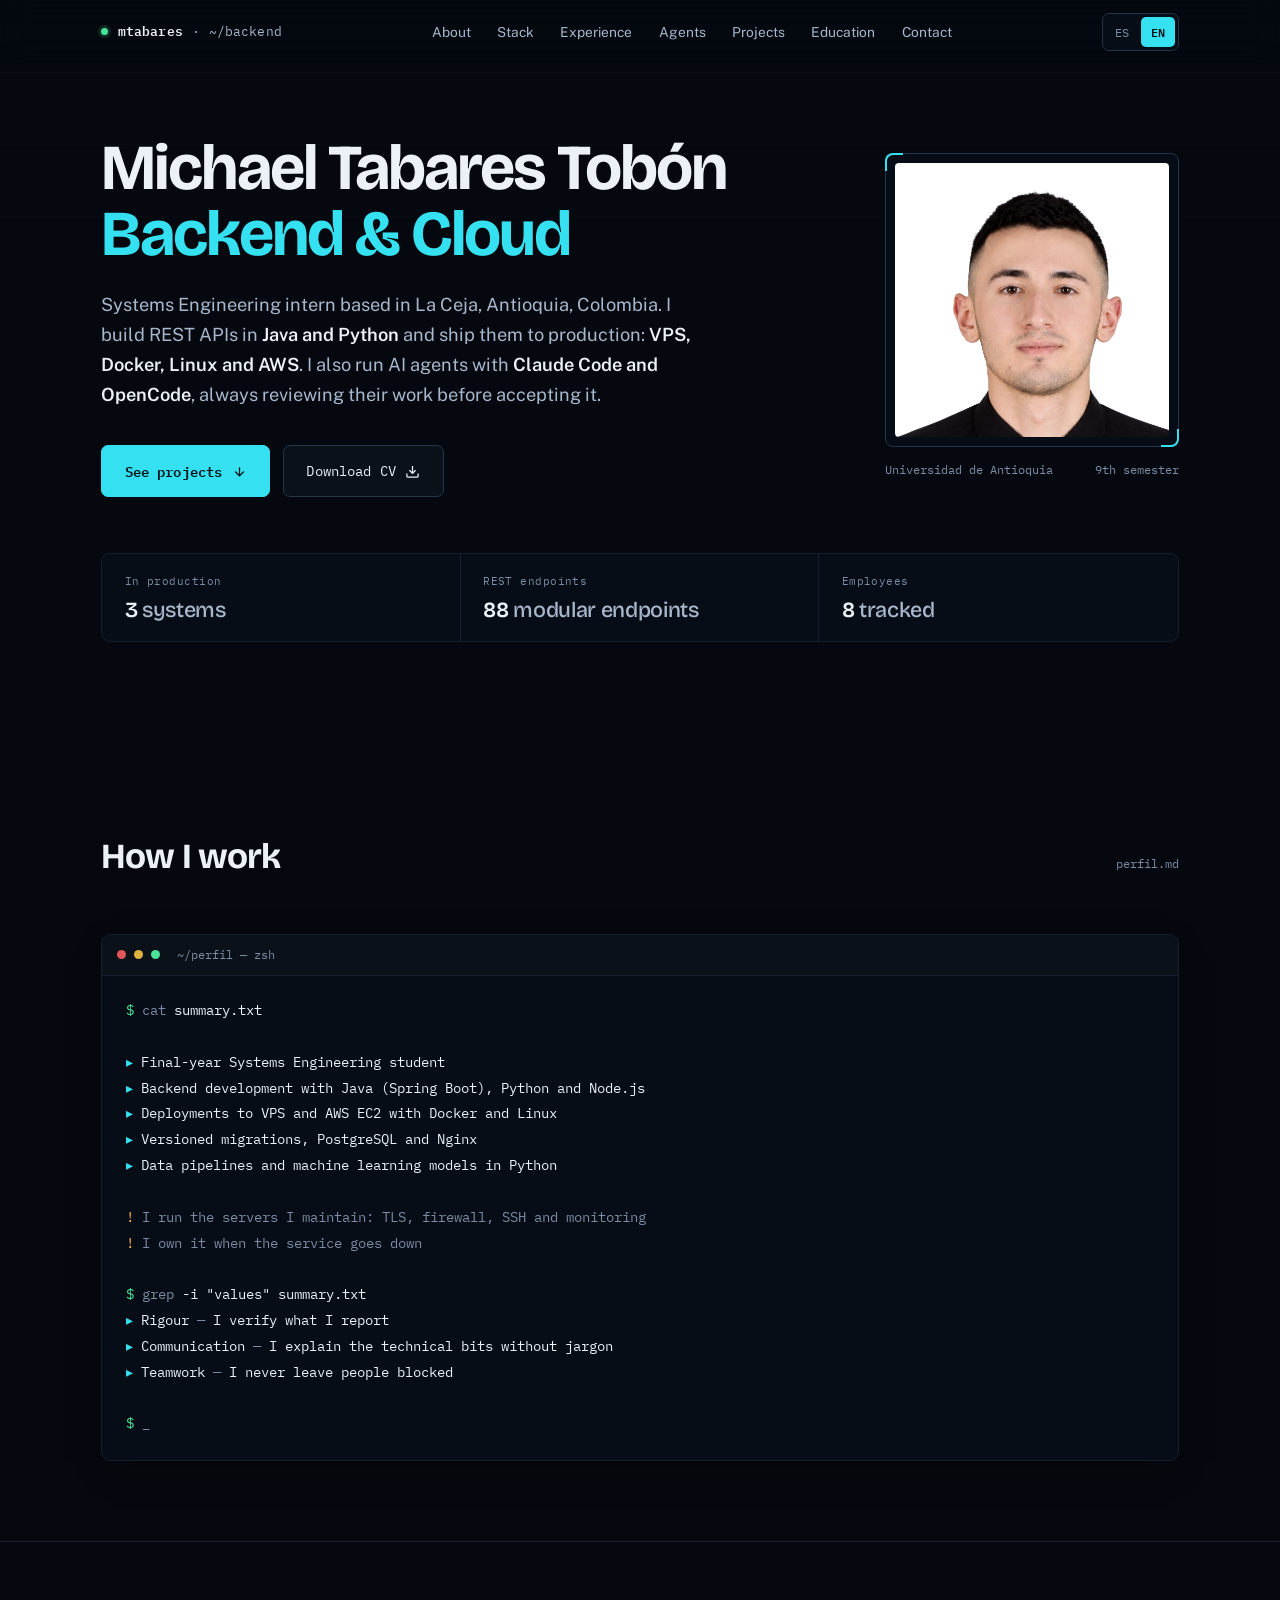
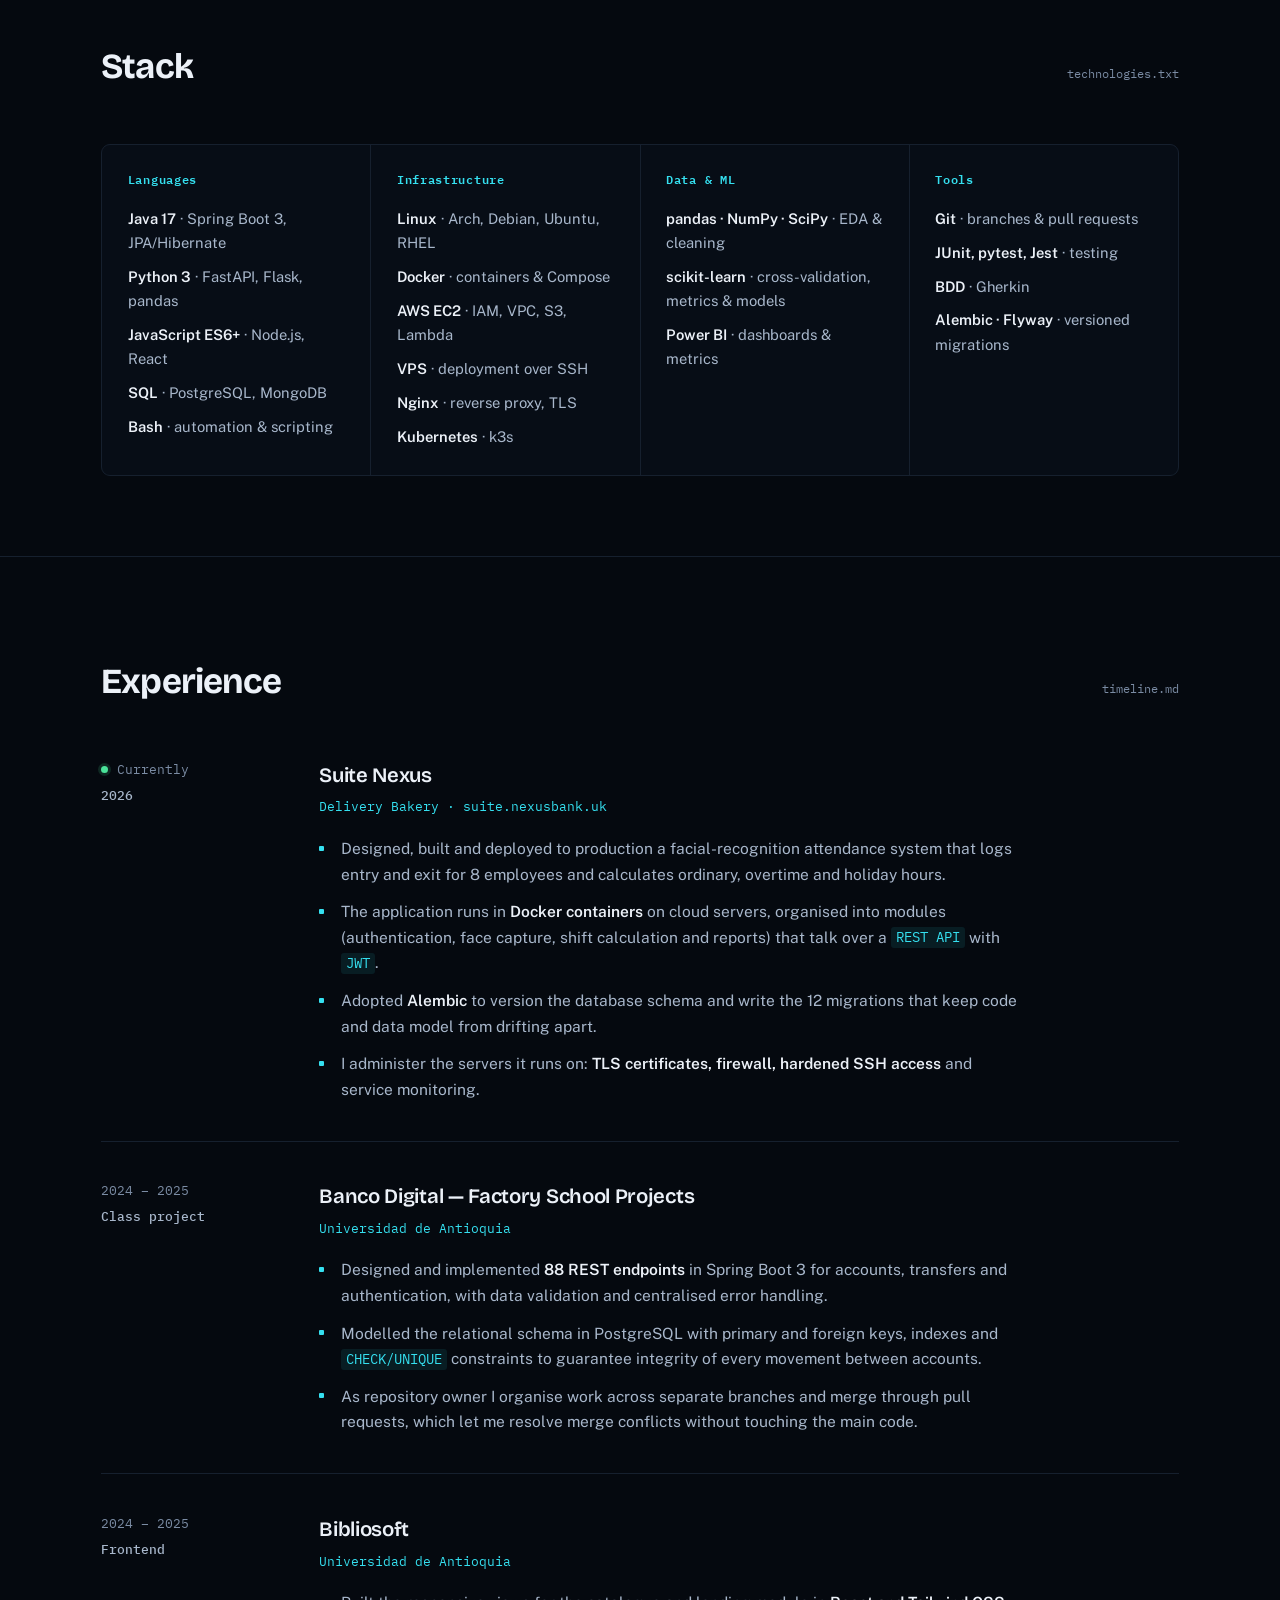
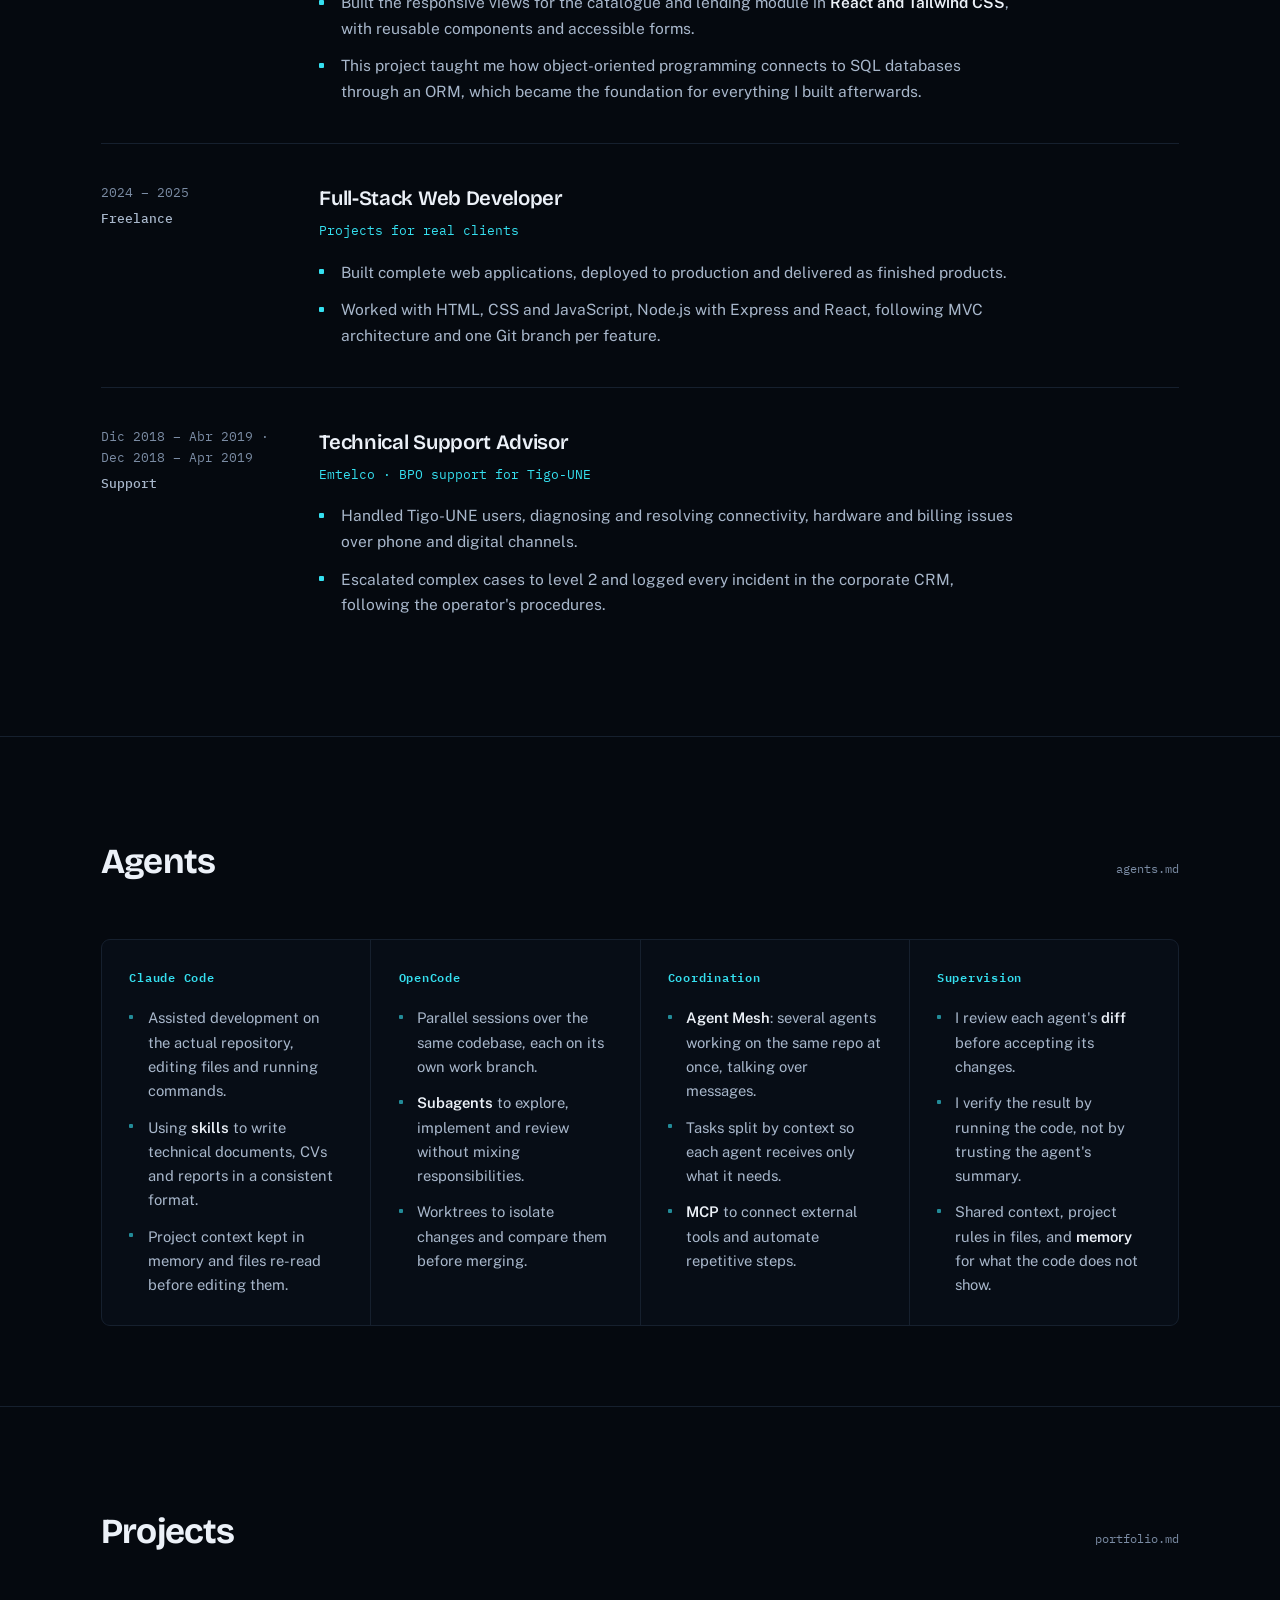
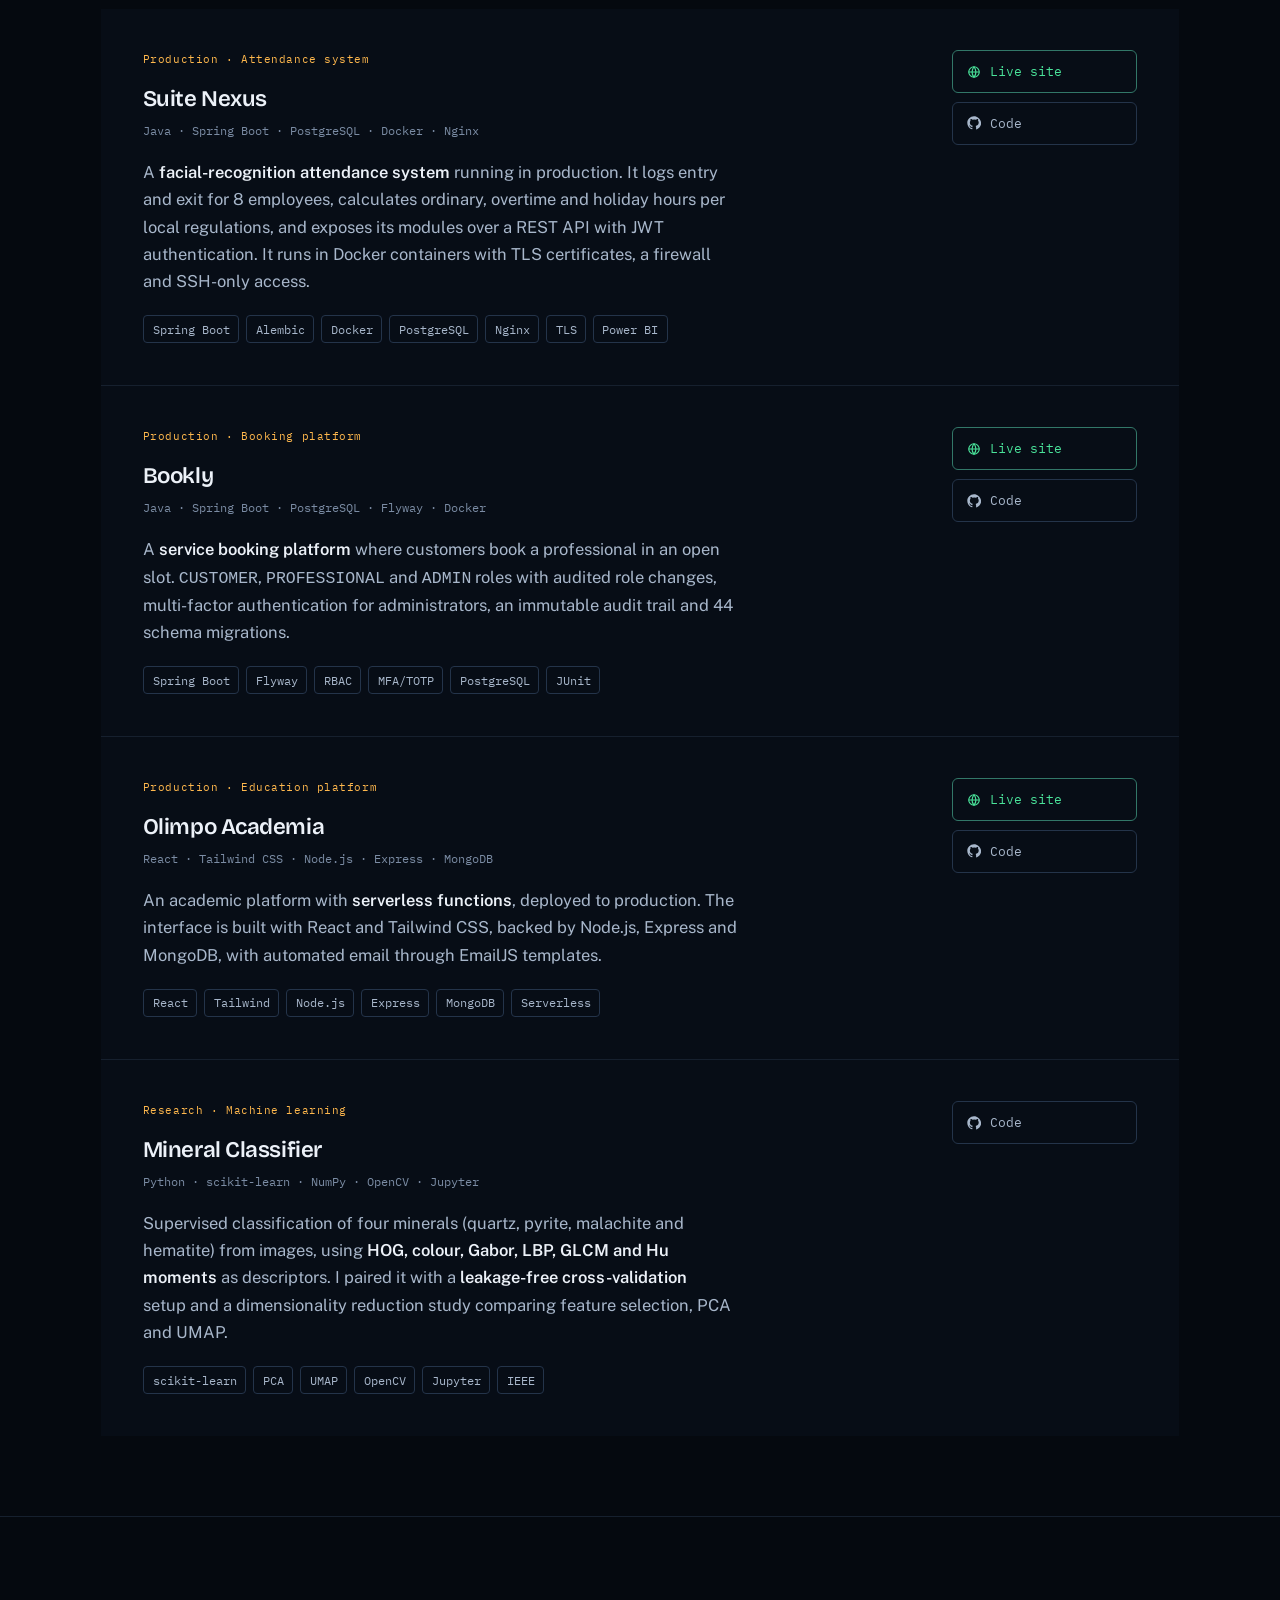
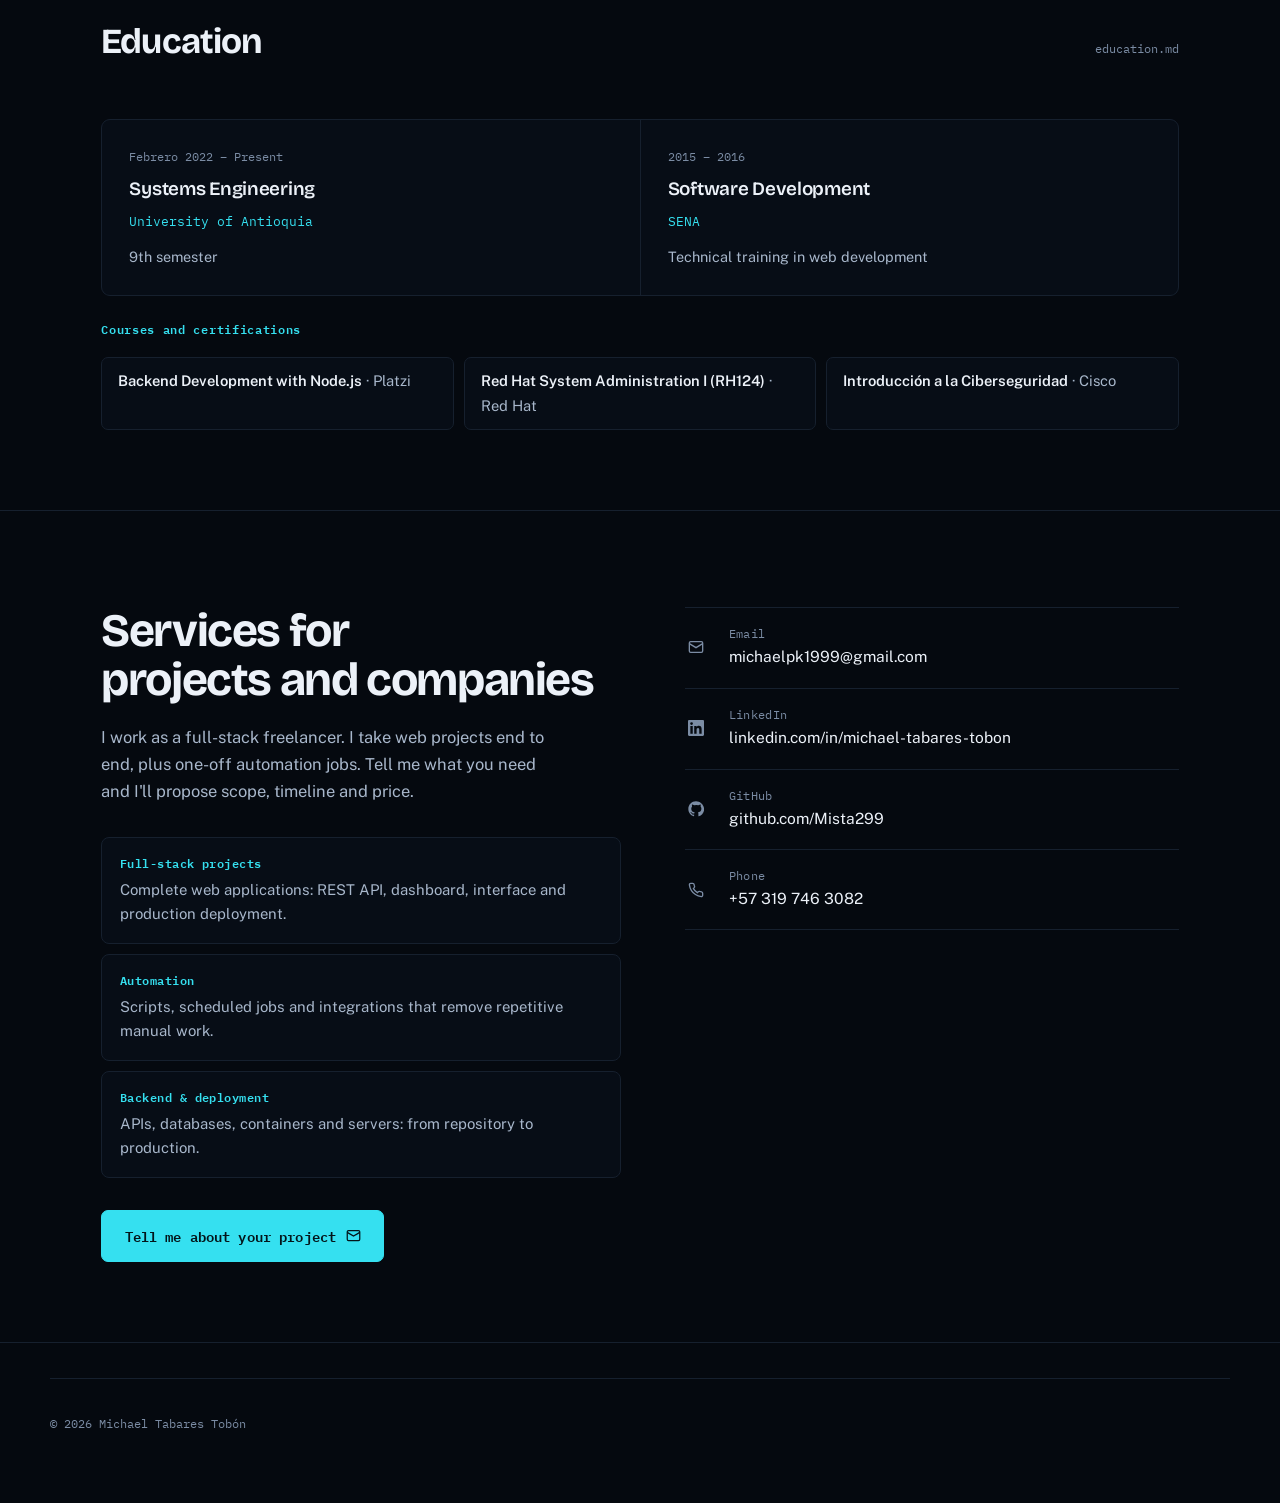
<file: index.html>
<!DOCTYPE html>
<html lang="es">
<head>
<meta charset="UTF-8">
<meta name="viewport" content="width=device-width, initial-scale=1">
<title>Michael Tabares Tobón — Backend &amp; Cloud</title>
<meta name="theme-color" content="#070C16">
<meta name="color-scheme" content="dark">
<meta name="description" content="Practicante de Ingeniería de Sistemas. Backend en Java y Python, despliegue en VPS y cloud, Docker y Linux.">
<meta property="og:title" content="Michael Tabares Tobón — Backend &amp; Cloud">
<meta property="og:description" content="Backend en Java y Python, despliegue en VPS y cloud, Docker y Linux.">
<meta property="og:image" content="assets/michael.jpg">
<meta property="og:type" content="profile">
<link rel="icon" href="data:image/svg+xml,%3Csvg xmlns='http://www.w3.org/2000/svg' viewBox='0 0 32 32'%3E%3Crect width='32' height='32' fill='%23070C16'/%3E%3Ctext x='16' y='23' font-family='monospace' font-size='19' fill='%232DD4E8' text-anchor='middle'%3EM%3C/text%3E%3C/svg%3E">

<link rel="preconnect" href="https://fonts.googleapis.com">
<link rel="preconnect" href="https://fonts.gstatic.com" crossorigin>
<link href="https://fonts.googleapis.com/css2?family=Bricolage+Grotesque:opsz,wght@12..96,400;12..96,500;12..96,600;12..96,700;12..96,800&family=IBM+Plex+Mono:wght@400;500;600&family=Public+Sans:wght@400;500;600;700&display=swap" rel="stylesheet">

<script>document.documentElement.classList.add("js")</script>
<link rel="stylesheet" href="assets/css/main.css">
</head>
<body>
<a class="skip" href="#contenido">Saltar al contenido</a>
<div class="progress" aria-hidden="true"></div>

<!-- ══════════════════════════════════════════════════════════
     NAV
     ══════════════════════════════════════════════════════════ -->
<header class="nav">
  <div class="wrap nav__in">
    <a class="brand" href="#inicio"><i aria-hidden="true"></i> <b>mtabares</b> · ~/backend</a>
    <nav aria-label="Secciones">
      <ul class="nav__links">
        <li><a href="#perfil"><span class="lang-es">Perfil</span><span class="lang-en">About</span></a></li>
        <li><a href="#stack"><span class="lang-es">Stack</span><span class="lang-en">Stack</span></a></li>
        <li><a href="#experiencia"><span class="lang-es">Experiencia</span><span class="lang-en">Experience</span></a></li>
        <li><a href="#agentes"><span class="lang-es">Agentes</span><span class="lang-en">Agents</span></a></li>
        <li><a href="#proyectos"><span class="lang-es">Proyectos</span><span class="lang-en">Projects</span></a></li>
        <li><a href="#educacion"><span class="lang-es">Educación</span><span class="lang-en">Education</span></a></li>
        <li><a href="#contacto"><span class="lang-es">Contacto</span><span class="lang-en">Contact</span></a></li>
      </ul>
    </nav>

    <div class="lang-switch" role="group" aria-label="Idioma / Language">
      <button type="button" data-lang="es" aria-pressed="true">ES</button>
      <button type="button" data-lang="en" aria-pressed="false">EN</button>
    </div>
  </div>
</header>

<main id="contenido">

<!-- ══════════════════════════════════════════════════════════
     HERO
     ══════════════════════════════════════════════════════════ -->
<section class="hero" id="inicio">
  <div class="wrap">
    <div class="hero__grid">

      <div>
        <h1>
          <span class="ln">Michael Tabares Tobón</span>
          <span class="ln ln--accent lang-es">Backend y Cloud</span>
          <span class="ln ln--accent lang-en">Backend &amp; Cloud</span>
        </h1>

        <p class="hero__lead">
          <span class="lang-es">Practicante de Ingeniería de Sistemas en La Ceja, Antioquia. Construyo APIs REST en <strong>Java y Python</strong> y las llevo hasta producción: <strong>VPS, Docker, Linux y AWS</strong>. Ahora también dirijo agentes de IA con <strong>Claude Code y OpenCode</strong>, revisando siempre su trabajo antes de aceptarlo.</span>
          <span class="lang-en">Systems Engineering intern based in La Ceja, Antioquia, Colombia. I build REST APIs in <strong>Java and Python</strong> and ship them to production: <strong>VPS, Docker, Linux and AWS</strong>. I also run AI agents with <strong>Claude Code and OpenCode</strong>, always reviewing their work before accepting it.</span>
        </p>

        <div class="cta">
          <a class="btn btn--primary" href="#proyectos">
            <span class="lang-es">Ver proyectos</span><span class="lang-en">See projects</span>
            <svg viewBox="0 0 24 24" fill="none" stroke="currentColor" stroke-width="2" aria-hidden="true"><path d="M12 5v14M19 12l-7 7-7-7"/></svg>
          </a>
          <a class="btn" href="CV_Michael_Tabares_Tobon_v12_backend.pdf" download
             data-cv-es="CV_Michael_Tabares_Tobon_v12_backend.pdf"
             data-cv-en="CV_Michael_Tabares_Tobon_EN.pdf">
            <span class="lang-es">Descargar CV</span><span class="lang-en">Download CV</span>
            <svg viewBox="0 0 24 24" fill="none" stroke="currentColor" stroke-width="2" aria-hidden="true"><path d="M21 15v4a2 2 0 0 1-2 2H5a2 2 0 0 1-2-2v-4M7 10l5 5 5-5M12 15V3"/></svg>
          </a>
        </div>
      </div>

      <div class="portrait">
        <div class="portrait__frame">
          <img src="assets/michael.jpg"
               alt="Retrato de Michael Tabares Tobón"
               width="1067" height="1067">
        </div>
        <div class="portrait__meta">
          <span>Universidad de Antioquia</span>
          <span><span class="lang-es">9.º semestre</span><span class="lang-en">9th semester</span></span>
        </div>
      </div>

    </div>

    <dl class="metrics">
      <div class="metric">
        <dt><span class="lang-es">En producción</span><span class="lang-en">In production</span></dt>
        <dd>3 <span class="lang-es">sistemas</span><span class="lang-en">systems</span></dd>
      </div>
      <div class="metric">
        <dt><span class="lang-es">Endpoints REST</span><span class="lang-en">REST endpoints</span></dt>
        <dd>88 <span class="lang-es">modulares</span><span class="lang-en">modular endpoints</span></dd>
      </div>
      <div class="metric">
        <dt><span class="lang-es">Empleados</span><span class="lang-en">Employees</span></dt>
        <dd>8 <span class="lang-es">en seguimiento</span><span class="lang-en">tracked</span></dd>
      </div>
    </dl>
  </div>
</section>

<!-- ══════════════════════════════════════════════════════════
     PERFIL
     ══════════════════════════════════════════════════════════ -->
<section class="section" id="perfil">
  <div class="wrap">
    <div class="section__head">
      <h2><span class="lang-es">Cómo trabajo</span><span class="lang-en">How I work</span></h2>
      <p>perfil.md</p>
    </div>

    <div class="console">
      <div class="console__bar" aria-hidden="true">
        <i></i><i></i><i></i>
        <span>~/perfil — zsh</span>
      </div>
      <div class="console__body">

        <div class="lang-es">
          <div><span class="p">$</span> <span class="c">cat</span> <span class="v">resumen.txt</span></div>
          <div>&nbsp;</div>
          <div><span class="k">▸</span> <span class="v">Estudiante de último año de Ingeniería de Sistemas</span></div>
          <div><span class="k">▸</span> <span class="v">Desarrollo backend con Java (Spring Boot), Python y Node.js</span></div>
          <div><span class="k">▸</span> <span class="v">Despliegues en VPS y AWS EC2 con Docker y Linux</span></div>
          <div><span class="k">▸</span> <span class="v">Migraciones versionadas, PostgreSQL y Nginx</span></div>
          <div><span class="k">▸</span> <span class="v">Pipelines de datos y modelos de machine learning en Python</span></div>
          <div>&nbsp;</div>
          <div><span class="g">!</span> <span class="c">Administro los servidores que mantengo: TLS, firewall, SSH y monitoreo</span></div>
          <div><span class="g">!</span> <span class="c">Me responsabilizo de que el servicio no se caiga</span></div>
          <div>&nbsp;</div>
          <div><span class="p">$</span> <span class="c">grep</span> <span class="v">-i "valores" perfil.txt</span></div>
          <div><span class="k">▸</span> <span class="v">Rigor</span> <span class="c">—</span> <span class="v">verifico lo que reporto</span></div>
          <div><span class="k">▸</span> <span class="v">Comunicación</span> <span class="c">—</span> <span class="v">explico lo técnico sin jerga</span></div>
          <div><span class="k">▸</span> <span class="v">Equipo</span> <span class="c">—</span> <span class="v">no dejo bloqueada a la gente</span></div>
          <div>&nbsp;</div>
          <div><span class="p">$</span> <span class="c">_</span></div>
        </div>

        <div class="lang-en">
          <div><span class="p">$</span> <span class="c">cat</span> <span class="v">summary.txt</span></div>
          <div>&nbsp;</div>
          <div><span class="k">▸</span> <span class="v">Final-year Systems Engineering student</span></div>
          <div><span class="k">▸</span> <span class="v">Backend development with Java (Spring Boot), Python and Node.js</span></div>
          <div><span class="k">▸</span> <span class="v">Deployments to VPS and AWS EC2 with Docker and Linux</span></div>
          <div><span class="k">▸</span> <span class="v">Versioned migrations, PostgreSQL and Nginx</span></div>
          <div><span class="k">▸</span> <span class="v">Data pipelines and machine learning models in Python</span></div>
          <div>&nbsp;</div>
          <div><span class="g">!</span> <span class="c">I run the servers I maintain: TLS, firewall, SSH and monitoring</span></div>
          <div><span class="g">!</span> <span class="c">I own it when the service goes down</span></div>
          <div>&nbsp;</div>
          <div><span class="p">$</span> <span class="c">grep</span> <span class="v">-i "values" summary.txt</span></div>
          <div><span class="k">▸</span> <span class="v">Rigour</span> <span class="c">—</span> <span class="v">I verify what I report</span></div>
          <div><span class="k">▸</span> <span class="v">Communication</span> <span class="c">—</span> <span class="v">I explain the technical bits without jargon</span></div>
          <div><span class="k">▸</span> <span class="v">Teamwork</span> <span class="c">—</span> <span class="v">I never leave people blocked</span></div>
          <div>&nbsp;</div>
          <div><span class="p">$</span> <span class="c">_</span></div>
        </div>

      </div>
    </div>
  </div>
</section>

<!-- ══════════════════════════════════════════════════════════
     STACK
     ══════════════════════════════════════════════════════════ -->
<section class="section" id="stack">
  <div class="wrap">
    <div class="section__head">
      <h2>Stack</h2>
      <p>technologies.txt</p>
    </div>

    <div class="stack-grid">
      <div class="stack-col">
        <h3><span class="lang-es">Lenguajes</span><span class="lang-en">Languages</span></h3>
        <ul>
          <li><b>Java 17</b> · Spring Boot 3, JPA/Hibernate</li>
          <li><b>Python 3</b> · FastAPI, Flask, pandas</li>
          <li><b>JavaScript ES6+</b> · Node.js, React</li>
          <li><b>SQL</b> · PostgreSQL, MongoDB</li>
          <li><b>Bash</b> · <span class="lang-es">automatización y scripts</span><span class="lang-en">automation &amp; scripting</span></li>
        </ul>
      </div>
      <div class="stack-col">
        <h3><span class="lang-es">Infraestructura</span><span class="lang-en">Infrastructure</span></h3>
        <ul>
          <li><b>Linux</b> · Arch, Debian, Ubuntu, RHEL</li>
          <li><b>Docker</b> · <span class="lang-es">contenedores y Compose</span><span class="lang-en">containers &amp; Compose</span></li>
          <li><b>AWS EC2</b> · IAM, VPC, S3, Lambda</li>
          <li><b>VPS</b> · <span class="lang-es">despliegue con SSH</span><span class="lang-en">deployment over SSH</span></li>
          <li><b>Nginx</b> · reverse proxy, TLS</li>
          <li><b>Kubernetes</b> · k3s</li>
        </ul>
      </div>
      <div class="stack-col">
        <h3><span class="lang-es">Datos &amp; ML</span><span class="lang-en">Data &amp; ML</span></h3>
        <ul>
          <li><b>pandas · NumPy · SciPy</b> · <span class="lang-es">EDA y limpieza</span><span class="lang-en">EDA &amp; cleaning</span></li>
          <li><b>scikit-learn</b> · <span class="lang-es">validación cruzada, métricas y modelos</span><span class="lang-en">cross-validation, metrics &amp; models</span></li>
          <li><b>Power BI</b> · <span class="lang-es">tableros e indicadores</span><span class="lang-en">dashboards &amp; metrics</span></li>
        </ul>
      </div>
      <div class="stack-col">
        <h3><span class="lang-es">Herramientas</span><span class="lang-en">Tools</span></h3>
        <ul>
          <li><b>Git</b> · <span class="lang-es">ramas y pull requests</span><span class="lang-en">branches &amp; pull requests</span></li>
          <li><b>JUnit, pytest, Jest</b> · <span class="lang-es">pruebas</span><span class="lang-en">testing</span></li>
          <li><b>BDD</b> · Gherkin</li>
          <li><b>Alembic · Flyway</b> · <span class="lang-es">migraciones versionadas</span><span class="lang-en">versioned migrations</span></li>
        </ul>
      </div>
    </div>
  </div>
</section>

<!-- ══════════════════════════════════════════════════════════
     EXPERIENCIA
     ══════════════════════════════════════════════════════════ -->
<section class="section" id="experiencia">
  <div class="wrap">
    <div class="section__head">
      <h2><span class="lang-es">Experiencia</span><span class="lang-en">Experience</span></h2>
      <p>timeline.md</p>
    </div>

    <div class="timeline">
      <article class="tl">
        <div class="tl__when"><span class="lang-es">Actualmente</span><span class="lang-en">Currently</span><b>2026</b></div>
        <div class="tl__body">
          <h3>Suite Nexus</h3>
          <p class="where">Delivery Bakery · suite.nexusbank.uk</p>
          <ul>
            <li class="lang-es">Diseñé, implementé y desplegué en producción un sistema de asistencia por <strong>reconocimiento facial</strong> que registra la entrada y salida de 8 empleados y calcula horas ordinarias, extras y festivas.</li>
            <li class="lang-es">La aplicación se ejecuta en <strong>contenedores Docker</strong> sobre servidores en la nube, organizada en módulos (autenticación, registro facial, cálculo de jornadas y reportes) que se comunican por <code>API REST</code> con <code>JWT</code>.</li>
            <li class="lang-es">Adopté <strong>Alembic</strong> para versionar el esquema de la base de datos y escribir las 12 migraciones que evitan que el código se desincronice del modelo de datos.</li>
            <li class="lang-es">Administro los servidores donde corre la aplicación: <strong>certificados TLS, firewall, acceso SSH seguro</strong> y monitoreo del servicio.</li>

            <li class="lang-en">Designed, built and deployed to production a facial-recognition attendance system that logs entry and exit for 8 employees and calculates ordinary, overtime and holiday hours.</li>
            <li class="lang-en">The application runs in <strong>Docker containers</strong> on cloud servers, organised into modules (authentication, face capture, shift calculation and reports) that talk over a <code>REST API</code> with <code>JWT</code>.</li>
            <li class="lang-en">Adopted <strong>Alembic</strong> to version the database schema and write the 12 migrations that keep code and data model from drifting apart.</li>
            <li class="lang-en">I administer the servers it runs on: <strong>TLS certificates, firewall, hardened SSH access</strong> and service monitoring.</li>
          </ul>
        </div>
      </article>

      <article class="tl">
        <div class="tl__when">2024 – 2025<b><span class="lang-es">Proyecto de aula</span><span class="lang-en">Class project</span></b></div>
        <div class="tl__body">
          <h3><span class="lang-es">Banco Digital — Proyectos de Fábrica Escuela</span><span class="lang-en">Banco Digital — Factory School Projects</span></h3>
          <p class="where">Universidad de Antioquia</p>
          <ul>
            <li class="lang-es">Diseñé e implementé <strong>88 endpoints REST</strong> en Spring Boot 3 para cuentas, transferencias y autenticación, con validación de datos y manejo centralizado de errores.</li>
            <li class="lang-es">Modelé el esquema relacional en PostgreSQL con llaves primarias y foráneas, índices y restricciones <code>CHECK/UNIQUE</code> para garantizar la integridad de los movimientos entre cuentas.</li>
            <li class="lang-es">Como responsable del repositorio organizo el trabajo en ramas separadas que integro mediante pull requests, lo que me permitió resolver conflictos de merge sin afectar el código principal.</li>

            <li class="lang-en">Designed and implemented <strong>88 REST endpoints</strong> in Spring Boot 3 for accounts, transfers and authentication, with data validation and centralised error handling.</li>
            <li class="lang-en">Modelled the relational schema in PostgreSQL with primary and foreign keys, indexes and <code>CHECK/UNIQUE</code> constraints to guarantee integrity of every movement between accounts.</li>
            <li class="lang-en">As repository owner I organise work across separate branches and merge through pull requests, which let me resolve merge conflicts without touching the main code.</li>
          </ul>
        </div>
      </article>

      <article class="tl">
        <div class="tl__when">2024 – 2025<b>Frontend</b></div>
        <div class="tl__body">
          <h3>Bibliosoft</h3>
          <p class="where">Universidad de Antioquia</p>
          <ul>
            <li class="lang-es">Desarrollé las vistas responsivas del módulo de catálogo y préstamos en <strong>React y Tailwind CSS</strong>, con componentes reutilizables y formularios accesibles.</li>
            <li class="lang-es">Este proyecto me enseñó a conectar la programación orientada a objetos con las bases de datos SQL mediante un ORM, que es la base de los proyectos que desarrollé después.</li>

            <li class="lang-en">Built the responsive views for the catalogue and lending module in <strong>React and Tailwind CSS</strong>, with reusable components and accessible forms.</li>
            <li class="lang-en">This project taught me how object-oriented programming connects to SQL databases through an ORM, which became the foundation for everything I built afterwards.</li>
          </ul>
        </div>
      </article>

      <article class="tl">
        <div class="tl__when">2024 – 2025<b>Freelance</b></div>
        <div class="tl__body">
          <h3><span class="lang-es">Desarrollador Web Full-Stack</span><span class="lang-en">Full-Stack Web Developer</span></h3>
          <p class="where"><span class="lang-es">Proyectos para clientes reales</span><span class="lang-en">Projects for real clients</span></p>
          <ul>
            <li class="lang-es">Desarrollé aplicaciones web completas, con despliegues en producción y entregas finales como producto terminado.</li>
            <li class="lang-es">Trabajé con HTML, CSS y JavaScript, Node.js con Express y React, siguiendo arquitectura MVC y una rama de trabajo por funcionalidad en Git.</li>

            <li class="lang-en">Built complete web applications, deployed to production and delivered as finished products.</li>
            <li class="lang-en">Worked with HTML, CSS and JavaScript, Node.js with Express and React, following MVC architecture and one Git branch per feature.</li>
          </ul>
        </div>
      </article>

      <article class="tl">
        <div class="tl__when">Dic 2018 – Abr 2019<span class="lang-en"> · Dec 2018 – Apr 2019</span><b><span class="lang-es">Soporte</span><span class="lang-en">Support</span></b></div>
        <div class="tl__body">
          <h3><span class="lang-es">Asesor de Soporte Técnico</span><span class="lang-en">Technical Support Advisor</span></h3>
          <p class="where">Emtelco · <span class="lang-es">BPO de soporte para Tigo-UNE</span><span class="lang-en">BPO support for Tigo-UNE</span></p>
          <ul>
            <li class="lang-es">Atendí usuarios de Tigo-UNE diagnosticando y resolviendo problemas de conectividad, equipos y facturación en canales telefónicos y digitales.</li>
            <li class="lang-es">Escalé los casos complejos al nivel 2 y dejé registro de cada incidente en el CRM corporativo, siguiendo los procedimientos del operador.</li>

            <li class="lang-en">Handled Tigo-UNE users, diagnosing and resolving connectivity, hardware and billing issues over phone and digital channels.</li>
            <li class="lang-en">Escalated complex cases to level 2 and logged every incident in the corporate CRM, following the operator's procedures.</li>
          </ul>
        </div>
      </article>
    </div>
  </div>
</section>

<!-- ══════════════════════════════════════════════════════════
     AGENTES
     ══════════════════════════════════════════════════════════ -->
<section class="section" id="agentes">
  <div class="wrap">
    <div class="section__head">
      <h2><span class="lang-es">Agentes</span><span class="lang-en">Agents</span></h2>
      <p>agents.md</p>
    </div>

    <div class="agents-grid">

      <article class="agent-card">
        <h3 class="lang-es">Claude Code</h3>
        <h3 class="lang-en">Claude Code</h3>
        <ul>
          <li class="lang-es">Desarrollo asistido sobre el código real del repositorio, con edición de archivos y ejecución de comandos.</li>
          <li class="lang-en">Assisted development on the actual repository, editing files and running commands.</li>
          <li class="lang-es">Uso de <strong>skills</strong> para escribir documentos técnicos, CV y reportes con un formato consistente.</li>
          <li class="lang-en">Using <strong>skills</strong> to write technical documents, CVs and reports in a consistent format.</li>
          <li class="lang-es">Contexto del proyecto en memoria y relectura de los archivos antes de editarlos.</li>
          <li class="lang-en">Project context kept in memory and files re-read before editing them.</li>
        </ul>
      </article>

      <article class="agent-card">
        <h3 class="lang-en">OpenCode</h3>
        <h3 class="lang-es">OpenCode</h3>
        <ul>
          <li class="lang-es">Sesiones paralelas sobre la misma base de código, cada una en su rama de trabajo.</li>
          <li class="lang-en">Parallel sessions over the same codebase, each on its own work branch.</li>
          <li class="lang-es"><strong>Subagentes</strong> para explorar, implementar y revisar sin mezclar responsabilidades.</li>
          <li class="lang-en"><strong>Subagents</strong> to explore, implement and review without mixing responsibilities.</li>
          <li class="lang-es">Worktrees para aislar cambios y compararlos antes de integrar.</li>
          <li class="lang-en">Worktrees to isolate changes and compare them before merging.</li>
        </ul>
      </article>

      <article class="agent-card">
        <h3 class="lang-es">Coordinación</h3>
        <h3 class="lang-en">Coordination</h3>
        <ul>
          <li class="lang-es"><strong>Agent Mesh</strong>: varios agentes trabajando a la vez sobre el mismo repositorio, comunicándose por mensajes.</li>
          <li class="lang-en"><strong>Agent Mesh</strong>: several agents working on the same repo at once, talking over messages.</li>
          <li class="lang-es">Tareas repartidas por contexto para que cada agente reciba solo lo que necesita.</li>
          <li class="lang-en">Tasks split by context so each agent receives only what it needs.</li>
          <li class="lang-es"><strong>MCP</strong> para conectar herramientas externas y automatizar pasos repetitivos.</li>
          <li class="lang-en"><strong>MCP</strong> to connect external tools and automate repetitive steps.</li>
        </ul>
      </article>

      <article class="agent-card">
        <h3 class="lang-es">Supervisión</h3>
        <h3 class="lang-en">Supervision</h3>
        <ul>
          <li class="lang-es">Reviso el <strong>diff</strong> de cada agente antes de aceptar sus cambios.</li>
          <li class="lang-en">I review each agent's <strong>diff</strong> before accepting its changes.</li>
          <li class="lang-es">Verifico el resultado ejecutando el código, no confiando en el resumen del agente.</li>
          <li class="lang-en">I verify the result by running the code, not by trusting the agent's summary.</li>
          <li class="lang-es">Contexto compartido, reglas del proyecto en archivos y <strong>memoria</strong> para lo que no se deduce del código.</li>
          <li class="lang-en">Shared context, project rules in files, and <strong>memory</strong> for what the code does not show.</li>
        </ul>
      </article>

    </div>
  </div>
</section>

<!-- ══════════════════════════════════════════════════════════
     PORTFOLIO
     ══════════════════════════════════════════════════════════ -->
<section class="section" id="proyectos">
  <div class="wrap">
    <div class="section__head">
      <h2><span class="lang-es">Proyectos</span><span class="lang-en">Projects</span></h2>
      <p>portfolio.md</p>
    </div>

    <div class="projects">

      <article class="project">
        <div>
          <p class="project__tag"><span class="lang-es">Producción · Sistema de asistencia</span><span class="lang-en">Production · Attendance system</span></p>
          <h3>Suite Nexus</h3>
          <p class="project__sub">Java · Spring Boot · PostgreSQL · Docker · Nginx</p>
          <p class="project__desc">
            <span class="lang-es">Sistema de <strong>asistencia por reconocimiento facial</strong> en producción. Registra la entrada y salida de 8 empleados, calcula horas ordinarias, extras y festivas según la normativa local, y expone sus módulos por API REST con autenticación JWT. Corre en contenedores Docker con certificados TLS, firewall y control de acceso por SSH.</span>
            <span class="lang-en">A <strong>facial-recognition attendance system</strong> running in production. It logs entry and exit for 8 employees, calculates ordinary, overtime and holiday hours per local regulations, and exposes its modules over a REST API with JWT authentication. It runs in Docker containers with TLS certificates, a firewall and SSH-only access.</span>
          </p>
          <ul class="project__tags">
            <li>Spring Boot</li><li>Alembic</li><li>Docker</li>
            <li>PostgreSQL</li><li>Nginx</li><li>TLS</li>
            <li>Power BI</li>
          </ul>
        </div>
        <div class="project__links">
          <a class="link link--live" href="https://suite.nexusbank.uk" target="_blank" rel="noopener">
            <svg viewBox="0 0 24 24" fill="none" stroke="currentColor" stroke-width="2" aria-hidden="true"><circle cx="12" cy="12" r="9"/><path d="M3 12h18M12 3a15 15 0 0 1 0 18 15 15 0 0 1 0-18"/></svg>
            <span class="lang-es">Ver en vivo</span><span class="lang-en">Live site</span>
          </a>
          <a class="link" href="https://github.com/Mista299" target="_blank" rel="noopener">
            <svg viewBox="0 0 24 24" fill="currentColor" aria-hidden="true"><path d="M12 .5C5.6.5.5 5.6.5 12c0 5.1 3.3 9.4 7.9 10.9.6.1.8-.2.8-.6v-2c-3.2.7-3.9-1.5-3.9-1.5-.5-1.3-1.3-1.7-1.3-1.7-1-.7.1-.7.1-.7 1.2.1 1.8 1.2 1.8 1.2 1 1.8 2.8 1.3 3.5 1 .1-.8.4-1.3.8-1.6-2.6-.3-5.3-1.3-5.3-5.7 0-1.3.5-2.3 1.2-3.1-.1-.3-.5-1.5.1-3.1 0 0 1-.3 3.3 1.2a11 11 0 0 1 6 0c2.3-1.5 3.3-1.2 3.3-1.2.6 1.6.2 2.8.1 3.1.8.8 1.2 1.8 1.2 3.1 0 4.4-2.7 5.4-5.3 5.7.4.4.8 1.1.8 2.2v3.2c0 .3.2.7.8.6 4.6-1.5 7.9-5.8 7.9-10.9C23.5 5.6 18.4.5 12 .5z"/></svg>
            <span class="lang-es">Código</span><span class="lang-en">Code</span>
          </a>
        </div>
      </article>

      <article class="project">
        <div>
          <p class="project__tag"><span class="lang-es">Producción · Plataforma de reservas</span><span class="lang-en">Production · Booking platform</span></p>
          <h3>Bookly</h3>
          <p class="project__sub">Java · Spring Boot · PostgreSQL · Flyway · Docker</p>
          <p class="project__desc">
            <span class="lang-es">Plataforma de <strong>reservas de servicios</strong> donde el cliente agenda con un profesional en una franja libre. Roles <code>CUSTOMER</code>, <code>PROFESSIONAL</code> y <code>ADMIN</code> con cambio de rol auditado, autenticación multifactor para administradores, bitácora de auditoría inmutable y 44 migraciones de esquema.</span>
            <span class="lang-en">A <strong>service booking platform</strong> where customers book a professional in an open slot. <code>CUSTOMER</code>, <code>PROFESSIONAL</code> and <code>ADMIN</code> roles with audited role changes, multi-factor authentication for administrators, an immutable audit trail and 44 schema migrations.</span>
          </p>
          <ul class="project__tags">
            <li>Spring Boot</li><li>Flyway</li><li>RBAC</li><li>MFA/TOTP</li>
            <li>PostgreSQL</li><li>JUnit</li>
          </ul>
        </div>
        <div class="project__links">
          <a class="link link--live" href="https://front-mph1.onrender.com/login" target="_blank" rel="noopener">
            <svg viewBox="0 0 24 24" fill="none" stroke="currentColor" stroke-width="2" aria-hidden="true"><circle cx="12" cy="12" r="9"/><path d="M3 12h18M12 3a15 15 0 0 1 0 18 15 15 0 0 1 0-18"/></svg>
            <span class="lang-es">Ver en vivo</span><span class="lang-en">Live site</span>
          </a>
          <a class="link" href="https://github.com/Mista299/Bookly-frontend" target="_blank" rel="noopener">
            <svg viewBox="0 0 24 24" fill="currentColor" aria-hidden="true"><path d="M12 .5C5.6.5.5 5.6.5 12c0 5.1 3.3 9.4 7.9 10.9.6.1.8-.2.8-.6v-2c-3.2.7-3.9-1.5-3.9-1.5-.5-1.3-1.3-1.7-1.3-1.7-1-.7.1-.7.1-.7 1.2.1 1.8 1.2 1.8 1.2 1 1.8 2.8 1.3 3.5 1 .1-.8.4-1.3.8-1.6-2.6-.3-5.3-1.3-5.3-5.7 0-1.3.5-2.3 1.2-3.1-.1-.3-.5-1.5.1-3.1 0 0 1-.3 3.3 1.2a11 11 0 0 1 6 0c2.3-1.5 3.3-1.2 3.3-1.2.6 1.6.2 2.8.1 3.1.8.8 1.2 1.8 1.2 3.1 0 4.4-2.7 5.4-5.3 5.7.4.4.8 1.1.8 2.2v3.2c0 .3.2.7.8.6 4.6-1.5 7.9-5.8 7.9-10.9C23.5 5.6 18.4.5 12 .5z"/></svg>
            <span class="lang-es">Código</span><span class="lang-en">Code</span>
          </a>
        </div>
      </article>

      <article class="project">
        <div>
          <p class="project__tag"><span class="lang-es">Producción · Plataforma educativa</span><span class="lang-en">Production · Education platform</span></p>
          <h3>Olimpo Academia</h3>
          <p class="project__sub">React · Tailwind CSS · Node.js · Express · MongoDB</p>
          <p class="project__desc">
            <span class="lang-es">Plataforma académica con <strong>funciones serverless</strong> y despliegue en producción. Interfaz construida con React y Tailwind CSS, backend en Node.js, Express y MongoDB, y comunicación por correo automatizado con plantillas de EmailJS.</span>
            <span class="lang-en">An academic platform with <strong>serverless functions</strong>, deployed to production. The interface is built with React and Tailwind CSS, backed by Node.js, Express and MongoDB, with automated email through EmailJS templates.</span>
          </p>
          <ul class="project__tags">
            <li>React</li><li>Tailwind</li><li>Node.js</li><li>Express</li>
            <li>MongoDB</li><li>Serverless</li>
          </ul>
        </div>
        <div class="project__links">
          <a class="link link--live" href="https://olimpoacademia.com" target="_blank" rel="noopener">
            <svg viewBox="0 0 24 24" fill="none" stroke="currentColor" stroke-width="2" aria-hidden="true"><circle cx="12" cy="12" r="9"/><path d="M3 12h18M12 3a15 15 0 0 1 0 18 15 15 0 0 1 0-18"/></svg>
            <span class="lang-es">Ver en vivo</span><span class="lang-en">Live site</span>
          </a>
          <a class="link" href="https://github.com/Mista299/Olimpo-Academia-2.0" target="_blank" rel="noopener">
            <svg viewBox="0 0 24 24" fill="currentColor" aria-hidden="true"><path d="M12 .5C5.6.5.5 5.6.5 12c0 5.1 3.3 9.4 7.9 10.9.6.1.8-.2.8-.6v-2c-3.2.7-3.9-1.5-3.9-1.5-.5-1.3-1.3-1.7-1.3-1.7-1-.7.1-.7.1-.7 1.2.1 1.8 1.2 1.8 1.2 1 1.8 2.8 1.3 3.5 1 .1-.8.4-1.3.8-1.6-2.6-.3-5.3-1.3-5.3-5.7 0-1.3.5-2.3 1.2-3.1-.1-.3-.5-1.5.1-3.1 0 0 1-.3 3.3 1.2a11 11 0 0 1 6 0c2.3-1.5 3.3-1.2 3.3-1.2.6 1.6.2 2.8.1 3.1.8.8 1.2 1.8 1.2 3.1 0 4.4-2.7 5.4-5.3 5.7.4.4.8 1.1.8 2.2v3.2c0 .3.2.7.8.6 4.6-1.5 7.9-5.8 7.9-10.9C23.5 5.6 18.4.5 12 .5z"/></svg>
            <span class="lang-es">Código</span><span class="lang-en">Code</span>
          </a>
        </div>
      </article>

      <article class="project">
        <div>
          <p class="project__tag"><span class="lang-es">Investigación · Machine learning</span><span class="lang-en">Research · Machine learning</span></p>
          <h3><span class="lang-es">Clasificador de Minerales</span><span class="lang-en">Mineral Classifier</span></h3>
          <p class="project__sub">Python · scikit-learn · NumPy · OpenCV · Jupyter</p>
          <p class="project__desc">
            <span class="lang-es">Clasificación supervisada de cuatro minerales (cuarzo, pirita, malaquita y hematita) a partir de imágenes, con descriptores de <strong>HOG, color, Gabor, LBP, GLCM y momentos Hu</strong>. Lo combine con una validación cruzada <strong>sin fuga de información</strong> y una reducción de dimensión que comparó selección de variables, PCA y UMAP.</span>
            <span class="lang-en">Supervised classification of four minerals (quartz, pyrite, malachite and hematite) from images, using <strong>HOG, colour, Gabor, LBP, GLCM and Hu moments</strong> as descriptors. I paired it with a <strong>leakage-free cross-validation</strong> setup and a dimensionality reduction study comparing feature selection, PCA and UMAP.</span>
          </p>
          <ul class="project__tags">
            <li>scikit-learn</li><li>PCA</li><li>UMAP</li><li>OpenCV</li>
            <li>Jupyter</li><li>IEEE</li>
          </ul>
        </div>
        <div class="project__links">
          <a class="link" href="https://github.com/Mista299/clasificador-minerales-pdi-udea-2026-2" target="_blank" rel="noopener">
            <svg viewBox="0 0 24 24" fill="currentColor" aria-hidden="true"><path d="M12 .5C5.6.5.5 5.6.5 12c0 5.1 3.3 9.4 7.9 10.9.6.1.8-.2.8-.6v-2c-3.2.7-3.9-1.5-3.9-1.5-.5-1.3-1.3-1.7-1.3-1.7-1-.7.1-.7.1-.7 1.2.1 1.8 1.2 1.8 1.2 1 1.8 2.8 1.3 3.5 1 .1-.8.4-1.3.8-1.6-2.6-.3-5.3-1.3-5.3-5.7 0-1.3.5-2.3 1.2-3.1-.1-.3-.5-1.5.1-3.1 0 0 1-.3 3.3 1.2a11 11 0 0 1 6 0c2.3-1.5 3.3-1.2 3.3-1.2.6 1.6.2 2.8.1 3.1.8.8 1.2 1.8 1.2 3.1 0 4.4-2.7 5.4-5.3 5.7.4.4.8 1.1.8 2.2v3.2c0 .3.2.7.8.6 4.6-1.5 7.9-5.8 7.9-10.9C23.5 5.6 18.4.5 12 .5z"/></svg>
            <span class="lang-es">Código</span><span class="lang-en">Code</span>
          </a>
        </div>
      </article>

    </div>
  </div>
</section>

<!-- ══════════════════════════════════════════════════════════
     EDUCACION
     ══════════════════════════════════════════════════════════ -->
<section class="section" id="educacion">
  <div class="wrap">
    <div class="section__head">
      <h2><span class="lang-es">Educación</span><span class="lang-en">Education</span></h2>
      <p>education.md</p>
    </div>

    <div class="edu-grid">

      <article class="edu-card">
        <p class="edu-card__when">Febrero 2022 – <span class="lang-es">Actualidad</span><span class="lang-en">Present</span></p>
        <h3><span class="lang-es">Ingeniería de Sistemas</span><span class="lang-en">Systems Engineering</span></h3>
        <p class="edu-card__where"><span class="lang-es">Universidad de Antioquia</span><span class="lang-en">University of Antioquia</span></p>
        <p class="edu-card__note">
          <span class="lang-es">9.º semestre</span>
          <span class="lang-en">9th semester</span>
        </p>
      </article>

      <article class="edu-card">
        <p class="edu-card__when">2015 – 2016</p>
        <h3><span class="lang-es">Técnico en Desarrollo de Software</span><span class="lang-en">Software Development</span></h3>
        <p class="edu-card__where">SENA</p>
        <p class="edu-card__note">
          <span class="lang-es">Formación técnica en desarrollo web</span>
          <span class="lang-en">Technical training in web development</span>
        </p>
      </article>

    </div>

    <div class="edu-extra">
      <h3 class="edu-extra__title">
        <span class="lang-es">Cursos y certificaciones</span>
        <span class="lang-en">Courses and certifications</span>
      </h3>
      <ul class="edu-extra__list">
        <li><b>Backend Development with Node.js</b> · Platzi</li>
        <li><b>Red Hat System Administration I (RH124)</b> · Red Hat</li>
        <li><b>Introducción a la Ciberseguridad</b> · Cisco</li>
      </ul>
    </div>
  </div>
</section>

<!-- ══════════════════════════════════════════════════════════
     CONTACTO
     ══════════════════════════════════════════════════════════ -->
<section class="section" id="contacto">
  <div class="wrap">
    <div class="contact">
      <div>
        <h2>
          <span class="lang-es">Servicios para<br>proyectos y empresas</span>
          <span class="lang-en">Services for<br>projects and companies</span>
        </h2>
        <p>
          <span class="lang-es">Trabajo como freelance full-stack. Tomo proyectos web de extremo a extremo y también automatizaciones puntuales. Cuéntame qué necesitas y te propongo alcance, plazo y precio.</span>
          <span class="lang-en">I work as a full-stack freelancer. I take web projects end to end, plus one-off automation jobs. Tell me what you need and I'll propose scope, timeline and price.</span>
        </p>

        <ul class="services">
          <li>
            <b><span class="lang-es">Proyectos full-stack</span><span class="lang-en">Full-stack projects</span></b>
            <span class="lang-es">Aplicaciones web completas: API REST, panel, interfaz y despliegue en producción.</span>
            <span class="lang-en">Complete web applications: REST API, dashboard, interface and production deployment.</span>
          </li>
          <li>
            <b><span class="lang-es">Automatización</span><span class="lang-en">Automation</span></b>
            <span class="lang-es">Scripts, tareas programadas e integraciones que quitan trabajo manual repetitivo.</span>
            <span class="lang-en">Scripts, scheduled jobs and integrations that remove repetitive manual work.</span>
          </li>
          <li>
            <b><span class="lang-es">Backend y despliegue</span><span class="lang-en">Backend &amp; deployment</span></b>
            <span class="lang-es">APIs, bases de datos, contenedores y servidores: del repositorio a producción.</span>
            <span class="lang-en">APIs, databases, containers and servers: from repository to production.</span>
          </li>
        </ul>

        <div class="cta">
          <a class="btn btn--primary" href="mailto:michaelpk1999@gmail.com">
            <span class="lang-es">Cuéntame tu proyecto</span><span class="lang-en">Tell me about your project</span>
            <svg viewBox="0 0 24 24" fill="none" stroke="currentColor" stroke-width="2" aria-hidden="true"><rect x="2" y="4" width="20" height="16" rx="2"/><path d="m22 7-10 6L2 7"/></svg>
          </a>
        </div>
      </div>

      <div class="contact-list">
        <a href="mailto:michaelpk1999@gmail.com">
          <svg viewBox="0 0 24 24" fill="none" stroke="currentColor" stroke-width="2" aria-hidden="true"><rect x="2" y="4" width="20" height="16" rx="2"/><path d="m22 7-10 6L2 7"/></svg>
          <span><span class="lb"><span class="lang-es">Correo</span><span class="lang-en">Email</span></span><span class="vl">michaelpk1999@gmail.com</span></span>
        </a>
        <a href="https://www.linkedin.com/in/michael-tabares-tobon" target="_blank" rel="noopener">
          <svg viewBox="0 0 24 24" fill="currentColor" aria-hidden="true"><path d="M20.45 20.45h-3.56v-5.57c0-1.33-.03-3.04-1.85-3.04-1.86 0-2.14 1.45-2.14 2.94v5.67H9.35V9h3.41v1.56h.05c.47-.9 1.64-1.85 3.37-1.85 3.6 0 4.27 2.37 4.27 5.46v6.28zM5.34 7.43a2.06 2.06 0 1 1 0-4.13 2.06 2.06 0 0 1 0 4.13zM7.12 20.45H3.55V9h3.57v11.45zM22.22 0H1.77C.79 0 0 .77 0 1.72v20.56C0 23.23.79 24 1.77 24h20.45c.98 0 1.78-.77 1.78-1.72V1.72C24 .77 23.2 0 22.22 0z"/></svg>
          <span><span class="lb">LinkedIn</span><span class="vl">linkedin.com/in/michael-tabares-tobon</span></span>
        </a>
        <a href="https://github.com/Mista299" target="_blank" rel="noopener">
          <svg viewBox="0 0 24 24" fill="currentColor" aria-hidden="true"><path d="M12 .5C5.6.5.5 5.6.5 12c0 5.1 3.3 9.4 7.9 10.9.6.1.8-.2.8-.6v-2c-3.2.7-3.9-1.5-3.9-1.5-.5-1.3-1.3-1.7-1.3-1.7-1-.7.1-.7.1-.7 1.2.1 1.8 1.2 1.8 1.2 1 1.8 2.8 1.3 3.5 1 .1-.8.4-1.3.8-1.6-2.6-.3-5.3-1.3-5.3-5.7 0-1.3.5-2.3 1.2-3.1-.1-.3-.5-1.5.1-3.1 0 0 1-.3 3.3 1.2a11 11 0 0 1 6 0c2.3-1.5 3.3-1.2 3.3-1.2.6 1.6.2 2.8.1 3.1.8.8 1.2 1.8 1.2 3.1 0 4.4-2.7 5.4-5.3 5.7.4.4.8 1.1.8 2.2v3.2c0 .3.2.7.8.6 4.6-1.5 7.9-5.8 7.9-10.9C23.5 5.6 18.4.5 12 .5z"/></svg>
          <span><span class="lb">GitHub</span><span class="vl">github.com/Mista299</span></span>
        </a>
        <a href="tel:+573197463082">
          <svg viewBox="0 0 24 24" fill="none" stroke="currentColor" stroke-width="2" aria-hidden="true"><path d="M22 16.9v3a2 2 0 0 1-2.2 2 19.8 19.8 0 0 1-8.6-3.1 19.5 19.5 0 0 1-6-6A19.8 19.8 0 0 1 2.1 4.2 2 2 0 0 1 4.1 2h3a2 2 0 0 1 2 1.7c.1 1 .4 1.9.7 2.8a2 2 0 0 1-.5 2.1L8.1 9.9a16 16 0 0 0 6 6l1.3-1.3a2 2 0 0 1 2.1-.4c.9.3 1.8.6 2.8.7a2 2 0 0 1 1.7 2z"/></svg>
          <span><span class="lb"><span class="lang-es">Teléfono</span><span class="lang-en">Phone</span></span><span class="vl">+57 319 746 3082</span></span>
        </a>
      </div>
    </div>
  </div>
</section>

</main>

<footer class="footer">
  <div class="wrap footer">
    <span>© 2026 Michael Tabares Tobón</span>
  </div>
</footer>

<script type="module" src="assets/js/main.js"></script>
</body>
</html>
</file>
<file: assets/css/main.css>
/* ============================================================
   SITIO PERSONAL — Michael Tabares Tobón
   Hoja de estilos principal.

   Organizacion, de arriba hacia abajo:
     1. Tokens          custom properties del tema
     2. Base            reset y elementos
     3. Nav            barra superior
     4. Hero           cabecera
     5. Secciones      encabezados y contenedores
     6. Entradas       animaciones al hacer scroll
     7. Componentes    stack, timeline, portfolio, contacto, footer
     8. Idioma         visibilidad de .lang-es / .lang-en
     9. Responsive     ajustes por breakpoint
    10. Detalles finos reduced-motion, contraste, impresion

   Convenciones:
     - Los colores, tipografias y medidas salen de :root.
     - Los selectores siguen el HTML: .nav__links, .stack-col, etc.
     - No hay !important salvo donde hace falta ganar a un inline.
   ============================================================ */

/* ============================================================
   TOKENS
   El mundo: la sala de control de un servidor. Superficies
   oscuras, un unico acento que es la luz de un terminal en
   marcha, y la retícula de un plano de racks.
   ============================================================ */
:root{
  --bg:            #05090F;
  --bg-raised:     #0A1119;
  --bg-inset:      #070D16;
  --line:          #16202E;
  --line-bright:   #24344A;

  --text:          #ECF1F8;
  --text-dim:      #A8B7CB;
  --text-faint:    #7B8CA4;

  --cyan:          #35E0F0;
  --cyan-deep:     #0B6E7E;
  --amber:         #FFB84D;
  --green:         #4AE39A;

  --font-display:  "Bricolage Grotesque", system-ui, sans-serif;
  --font-body:     "Public Sans", system-ui, sans-serif;
  --font-mono:     "IBM Plex Mono", ui-monospace, monospace;

  --measure:       70ch;
  --gutter:        clamp(1.25rem, 4vw, 3.5rem);
  --maxw:          1180px;

  /* Curvas propias: las de CSS son debiles y no se sienten intencionadas */
  --ease-out:      cubic-bezier(0.22, 1, 0.36, 1);
  --ease-in-out:   cubic-bezier(0.65, 0, 0.35, 1);
  --ease-drawer:   cubic-bezier(0.32, 0.72, 0, 1);

  --shadow-lift:   0 1px 2px rgba(0,0,0,.4), 0 12px 32px -12px rgba(0,0,0,.65);
}

*,*::before,*::after{ box-sizing:border-box; }

html{ scroll-behavior:smooth; -webkit-text-size-adjust:100%; }

body{
  margin:0;
  background:var(--bg);
  color:var(--text);
  font-family:var(--font-body);
  font-size:16.5px;
  line-height:1.65;
  overflow-x:hidden;
}

/* El plano de un rack: la retícula viene del mundo, no es decoracion.
   Una sola direccion, como las lineas de un plano de montaje. */
body::before{
  content:"";
  position:fixed; inset:0; z-index:-1; pointer-events:none;
  background-image:
    linear-gradient(rgba(53,224,240,.028) 1px, transparent 1px);
  background-size:100% 72px;
  mask-image:linear-gradient(180deg, #000 0%, transparent 45%);
}

::selection{ background:var(--cyan); color:var(--bg); }

a{ color:inherit; text-decoration:none; }
img{ max-width:100%; display:block; }

.wrap{ width:100%; max-width:var(--maxw); margin-inline:auto; padding-inline:var(--gutter); }

/* Foco visible: el teclado siempre debe notarse */
:focus-visible{
  outline:2px solid var(--cyan);
  outline-offset:3px;
  border-radius:3px;
}

/* Enlace bajo el cursor: hereda la paleta, no el azul del sistema */
a[href^="http"]:not(.btn):not(.link):hover,
a[href^="mailto"]:hover{ text-decoration:underline; text-underline-offset:3px; }

/* Barra de desplazamiento del sistema, temada */
html{ scrollbar-color: var(--line-bright) var(--bg); scrollbar-width:thin; }
::-webkit-scrollbar{ width:11px; height:11px; }
::-webkit-scrollbar-track{ background:var(--bg); }
::-webkit-scrollbar-thumb{
  background:var(--line-bright); border-radius:6px;
  border:3px solid var(--bg);
}
::-webkit-scrollbar-thumb:hover{ background:var(--cyan-deep); }

/* Numeros tabulares: las cifras deben alinearse en las tablas */
.metrics dd, .metric dd, td, .project__sub{ font-variant-numeric: tabular-nums; }

.skip{
  position:absolute; left:-9999px; top:0; z-index:100;
  background:var(--cyan); color:var(--bg); padding:.75rem 1.25rem;
  font-family:var(--font-mono); font-size:.85rem; border-radius:0 0 4px 0;
}
.skip:focus{ left:.5rem; top:.5rem; }

/* ============================================================
   NAV
   ============================================================ */
.nav{
  position:sticky; top:0; z-index:50;
  backdrop-filter:blur(16px) saturate(160%);
  background:color-mix(in srgb, var(--bg) 78%, transparent);
  border-bottom:1px solid transparent;
  transition:border-color 220ms var(--ease-out), background-color 220ms var(--ease-out);
}
.nav.is-stuck{
  border-bottom-color:var(--line);
  background:color-mix(in srgb, var(--bg) 92%, transparent);
}
.nav__in{
  display:flex; align-items:center; justify-content:space-between;
  gap:1.5rem; min-height:64px;
}
.brand{
  font-family:var(--font-mono); font-size:.8rem; letter-spacing:.01em;
  color:var(--text-dim); display:flex; align-items:center; gap:.6rem;
  transition:color 180ms var(--ease-out);
}
.brand:hover{ color:var(--text); }
.brand b{ color:var(--text); font-weight:600; }
/* El estado del servicio: un punto fijo, no un latido infinito */
.brand i{
  width:7px; height:7px; border-radius:50%; background:var(--green);
  box-shadow:0 0 0 3px color-mix(in srgb, var(--green) 15%, transparent);
}

.nav__links{ display:flex; gap:.15rem; list-style:none; margin:0; padding:0; }
.nav__links a{
  position:relative; font-size:.86rem; color:var(--text-dim);
  padding:.45rem .75rem; border-radius:5px;
  transition:color 180ms var(--ease-out), background-color 180ms var(--ease-out);
}
.nav__links a:hover{ color:var(--text); background:var(--bg-raised); }
/* El enlace activo se marca con una linea de estado, no con color solo */
.nav__links a::after{
  content:""; position:absolute; left:.75rem; right:.75rem; bottom:.28rem;
  height:1px; background:var(--cyan);
  transform:scaleX(0); transform-origin:left;
  transition:transform 240ms var(--ease-out);
}
.nav__links a:hover::after{ transform:scaleX(1); }
.nav__links a.is-active{ color:var(--text); }
.nav__links a.is-active::after{ transform:scaleX(1); }

/* ============================================================
   HERO
   ============================================================ */
.hero{ padding:clamp(2.5rem,5.5vw,4.5rem) 0 clamp(2.5rem,6vw,4.5rem); }

.hero__grid{
  display:grid; grid-template-columns:minmax(0,1.42fr) minmax(0,.58fr);
  gap:clamp(2rem,5vw,4rem); align-items:center;
}

/* Sin eyebrow: el encabezado carga con su propio peso */
.hero h1{
  font-family:var(--font-display); font-weight:700;
  font-size:clamp(2.4rem,5.8vw,4rem); line-height:1.02;
  letter-spacing:-.03em; margin:0 0 1.5rem;
  text-wrap:balance;
}
.hero h1 .ln{ display:block; }
/* La segunda linea entra con un barrido de un cursor de terminal:
   un bloque de luz que la recorre y se apaga al llegar al final. */
.hero h1 .ln--accent{
  position:relative;
  color:var(--cyan);
  display:inline-block;
}
.hero h1 .ln--accent::after{
  content:""; position:absolute; left:0; bottom:.08em; height:.08em;
  width:100%; background:var(--cyan); opacity:.9;
  transform:scaleX(0); transform-origin:left;
  animation:underline-sweep 620ms var(--ease-out) 220ms forwards;
}
@keyframes underline-sweep{
  0%{ transform:scaleX(0); transform-origin:left; }
  55%{ transform:scaleX(1); transform-origin:left; }
  56%{ transform:scaleX(1); transform-origin:right; }
  100%{ transform:scaleX(0); transform-origin:right; }
}

.hero__lead{
  font-size:clamp(1.02rem,1.9vw,1.14rem); color:var(--text-dim);
  max-width:54ch; margin:0 0 2.2rem; text-wrap:pretty;
}
.hero__lead strong{ color:var(--text); font-weight:600; }

/* Botones: sin flechas, verbos explicitos, feedback de presion */
.cta{ display:flex; flex-wrap:wrap; gap:.8rem; align-items:center; }
.btn{
  display:inline-flex; align-items:center; gap:.6rem;
  font-family:var(--font-mono); font-size:.85rem; letter-spacing:.01em;
  padding:.85rem 1.4rem; border-radius:7px;
  border:1px solid var(--line-bright); color:var(--text);
  background:var(--bg-raised);
  transition:transform 160ms var(--ease-out), border-color 180ms var(--ease-out),
             background-color 180ms var(--ease-out), color 180ms var(--ease-out);
}
.btn:hover{ border-color:var(--cyan); color:var(--cyan); transform:translateY(-2px); }
.btn:active{ transform:translateY(0) scale(.97); }
.btn--primary{
  background:var(--cyan); color:#03151A; border-color:var(--cyan); font-weight:600;
}
.btn--primary:hover{
  background:#6AEBF8; color:#03151A; border-color:#6AEBF8;
  /* Sombra con desplazamiento y difusion: profundidad, no halo */
  box-shadow:0 1px 2px rgba(0,0,0,.5), 0 10px 26px -14px rgba(0,0,0,.9);
}
.btn--primary:active{ transform:translateY(0) scale(.97); }
.btn svg{ width:15px; height:15px; flex:none; }

/* Foto: marco con esquinas dibujadas, como un monitor de sala de control */
.portrait{ position:relative; width:100%; max-width:330px; margin-left:auto; }
.portrait__frame{
  position:relative; border:1px solid var(--line-bright);
  background:var(--bg-inset); padding:9px; border-radius:8px;
  transition:border-color 260ms var(--ease-out), transform 260ms var(--ease-out);
}
.portrait:hover .portrait__frame{
  border-color:color-mix(in srgb, var(--cyan) 42%, var(--line-bright));
  transform:translateY(-3px);
}
.portrait__frame::before,
.portrait__frame::after{
  content:""; position:absolute; width:18px; height:18px;
  border:2px solid var(--cyan);
}
.portrait__frame::before{ top:-1px; left:-1px; border-right:0; border-bottom:0; border-radius:8px 0 0 0; }
.portrait__frame::after{ bottom:-1px; right:-1px; border-left:0; border-top:0; border-radius:0 0 8px 0; }
.portrait img{
  width:100%; height:auto; aspect-ratio:1/1;
  object-fit:cover; object-position:50% 30%;
  border-radius:4px;
  filter:saturate(.94) contrast(1.03);
}

.portrait__meta{
  margin-top:.8rem; font-family:var(--font-mono); font-size:.72rem;
  color:var(--text-faint); display:flex; justify-content:space-between; gap:1rem;
}

/* Las metricas son datos, no una plantilla de "numero grande + etiqueta" */
.metrics{
  display:grid; grid-template-columns:repeat(3,1fr);
  border:1px solid var(--line); border-radius:9px;
  margin-top:clamp(2.5rem,5vw,3.5rem); overflow:hidden;
  background:var(--bg-inset);
}
.metric{ padding:1.15rem 1.4rem; border-right:1px solid var(--line); }
.metric:last-child{ border-right:0; }
.metric dt{
  font-family:var(--font-mono); font-size:.7rem; color:var(--text-faint);
  letter-spacing:.04em; margin:0 0 .45rem;
}
.metric dd{
  margin:0; font-family:var(--font-display); font-weight:600;
  font-size:1.35rem; line-height:1.15; letter-spacing:-.015em;
  color:var(--text);
}
.metric dd span{ color:var(--text-dim); font-weight:500; }

/* ============================================================
   SECCIONES
   ============================================================ */
/* ============================================================
   SECCIONES
   ============================================================ */
.section{
  padding-top:clamp(3.5rem,7.5vw,6rem);
  padding-bottom:clamp(3rem,6.5vw,5rem);
  border-top:1px solid transparent;
}
/* El borde divide las secciones; el contenido nunca queda pegado a el */
.section + .section{
  border-top-color:var(--line);
}
.section__head{
  display:flex; align-items:baseline; gap:1rem;
  margin:0 0 clamp(2rem,4vw,3rem); flex-wrap:wrap;
}

/* Mas aire arriba del titulo que abajo: la seccion respira hacia abajo */
.section__head{
  display:flex; align-items:baseline; gap:1rem;
  margin:0 0 clamp(2rem,4vw,3rem); flex-wrap:wrap;
}
.section__head h2{
  font-family:var(--font-display); font-weight:700;
  font-size:clamp(1.6rem,3.6vw,2.2rem); letter-spacing:-.025em; margin:0;
  text-wrap:balance;
}
.section__head p{
  font-family:var(--font-mono); font-size:.78rem; color:var(--text-faint);
  margin:0; margin-left:auto;
}

/* ============================================================
   ENTRADAS AL SCROLL
   Un solo momento de entrada, escalonado. El estado por defecto
   es visible; la clase .js solo se aplica si el script corre, y
   hay una red de seguridad para que nada quede oculto.
   ============================================================ */
.js .reveal{
  opacity:0; transform:translateY(14px);
  transition:opacity 520ms var(--ease-out), transform 520ms var(--ease-out);
}
.js .reveal.is-in{ opacity:1; transform:none; }
/* Retardo no uniforme: el ritmo se siente vivo, no mecanico */
.js .reveal[style*="--d"]{ transition-delay:var(--d); }

/* Si el script nunca llega a marcar is-in, nada permanece invisible */
html.js .reveal{ animation:reveal-safety 0s 3s forwards; }
@keyframes reveal-safety{ to{ opacity:1; transform:none; } }

@media (prefers-reduced-motion:reduce){
  .js .reveal{ opacity:1 !important; transform:none !important; }
  .hero h1 .ln--accent::after{ animation:none; opacity:0; }
}

/* ============================================================
   STACK — salida de consola
   ============================================================ */
.console{
  border:1px solid var(--line); border-radius:9px; overflow:hidden;
  background:var(--bg-inset);
  box-shadow:var(--shadow-lift);
}
.console__bar{
  display:flex; align-items:center; gap:.5rem; padding:.65rem .9rem;
  border-bottom:1px solid var(--line); background:var(--bg-raised);
}
.console__bar i{ width:9px; height:9px; border-radius:50%; background:var(--line-bright); }
.console__bar i:nth-child(1){ background:#E0565B; }
.console__bar i:nth-child(2){ background:#E0B341; }
.console__bar i:nth-child(3){ background:#4AE39A; }
.console__bar span{
  margin-left:.6rem; font-family:var(--font-mono); font-size:.72rem; color:var(--text-faint);
}
.console__body{ padding:1.4rem 1.5rem; font-family:var(--font-mono); font-size:.85rem; line-height:1.9; }
.console__body .p{ color:var(--green); }
.console__body .k{ color:var(--cyan); }
.console__body .v{ color:var(--text); }
.console__body .c{ color:var(--text-faint); }
.console__body .g{ color:var(--amber); }

/* La rejilla tiene 4 columnas, asi que el numero de columnas por fila se
   fija de forma explicita: con auto-fit y minmax() el reparto dependia del
   ancho disponible y dejaba filas con huecos. */
.stack-grid{
  display:grid; grid-template-columns:repeat(4,minmax(0,1fr));
  gap:1px; background:var(--line); border:1px solid var(--line);
  border-radius:9px; overflow:hidden; margin-top:1.5rem;
}
.stack-col{ background:var(--bg-inset); padding:1.6rem; }
.stack-col h3{
  font-family:var(--font-mono); font-size:.72rem; font-weight:600;
  letter-spacing:.06em;
  color:var(--cyan); margin:0 0 1.1rem;
}
.stack-col ul{ list-style:none; margin:0; padding:0; display:grid; gap:.6rem; }
.stack-col li{ font-size:.92rem; color:var(--text-dim); }
.stack-col li b{ color:var(--text); font-weight:600; }

/* ============================================================
   EXPERIENCIA — linea de tiempo
   ============================================================ */
.timeline{ display:grid; gap:0; }
.tl{
  display:grid; grid-template-columns:170px minmax(0,1fr);
  gap:clamp(1.5rem,4vw,3rem);
  padding:2.4rem 0; border-top:1px solid var(--line);
}
.tl:first-child{ border-top:0; padding-top:0; }
.tl__when{ font-family:var(--font-mono); font-size:.8rem; color:var(--text-faint); }
.tl__when b{ display:block; color:var(--text-dim); font-weight:500; margin-top:.3rem; }
.tl__body h3{
  font-family:var(--font-display); font-weight:600; font-size:1.28rem;
  letter-spacing:-.015em; margin:0 0 .25rem; text-wrap:balance;
}
.tl__body .where{
  font-family:var(--font-mono); font-size:.8rem; color:var(--cyan);
  margin:0 0 1.15rem;
}
.tl__body ul{ margin:0; padding:0; list-style:none; display:grid; gap:.75rem; }
.tl__body li{
  position:relative; padding-left:1.35rem; color:var(--text-dim);
  font-size:.97rem; max-width:var(--measure);
}
.tl__body li::before{
  content:""; position:absolute; left:0; top:.62em;
  width:5px; height:5px; background:var(--cyan); border-radius:1px;
}
.tl__body li strong{ color:var(--text); font-weight:600; }
.tl__body li code{
  font-family:var(--font-mono); font-size:.87em; color:var(--cyan);
  background:color-mix(in srgb, var(--cyan) 9%, transparent);
  padding:.1em .38em; border-radius:3px;
}

/* ============================================================
   AGENTES — orchestration de agentes
   ============================================================ */
.agents-grid{
  display:grid; grid-template-columns:repeat(auto-fit,minmax(260px,1fr));
  gap:1px; background:var(--line); border:1px solid var(--line);
  border-radius:9px; overflow:hidden; margin-top:1.5rem;
}
.agent-card{
  background:var(--bg-inset); padding:1.7rem;
  transition:background-color 220ms var(--ease-out);
}
.agent-card:hover{ background:var(--bg-raised); }
.agent-card h3{
  font-family:var(--font-mono); font-size:.78rem; font-weight:600;
  letter-spacing:.06em; color:var(--cyan); margin:0 0 1.15rem;
}
.agent-card ul{ list-style:none; margin:0; padding:0; display:grid; gap:.75rem; }
.agent-card li{
  position:relative; padding-left:1.15rem;
  font-size:.92rem; color:var(--text-dim); max-width:var(--measure);
}
.agent-card li::before{
  content:""; position:absolute; left:0; top:.6em;
  width:4px; height:4px; background:var(--cyan); border-radius:1px; opacity:.6;
}
.agent-card li strong{ color:var(--text); font-weight:600; }

/* ============================================================
   EDUCACION
   ============================================================ */
.edu-grid{
  display:grid; grid-template-columns:repeat(auto-fit,minmax(280px,1fr));
  gap:1px; background:var(--line); border:1px solid var(--line);
  border-radius:9px; overflow:hidden; margin-top:1.5rem;
}
.edu-card{
  background:var(--bg-inset); padding:1.7rem;
  display:flex; flex-direction:column; gap:.4rem;
  transition:background-color 220ms var(--ease-out);
}
.edu-card:hover{ background:var(--bg-raised); }
.edu-card__when{
  font-family:var(--font-mono); font-size:.76rem; color:var(--text-faint);
  margin:0;
}
.edu-card h3{
  font-family:var(--font-display); font-weight:600; font-size:1.18rem;
  letter-spacing:-.015em; margin:0; color:var(--text); text-wrap:balance;
}
.edu-card__where{
  font-family:var(--font-mono); font-size:.82rem; color:var(--cyan); margin:0;
}
.edu-card__note{
  font-size:.9rem; color:var(--text-dim); margin:.35rem 0 0;
  max-width:var(--measure);
}
.edu-card__note strong{ color:var(--text); font-weight:600; }

.edu-extra{ margin-top:1.5rem; }
.edu-extra__title{
  font-family:var(--font-mono); font-size:.72rem; font-weight:600;
  letter-spacing:.06em; color:var(--cyan); margin:0 0 1.1rem;
}
.edu-extra__list{
  list-style:none; margin:0; padding:0;
  display:grid; grid-template-columns:repeat(auto-fit,minmax(280px,1fr));
  gap:.6rem;
}
.edu-extra__list li{
  font-size:.92rem; color:var(--text-dim);
  padding:.7rem 1rem;
  background:var(--bg-inset); border:1px solid var(--line); border-radius:7px;
}
.edu-extra__list li b{ color:var(--text); font-weight:600; }

/* ============================================================
   PORTFOLIO
   ============================================================ */
/* Cada proyecto es una fila con borde: no una tarjeta suelta */
.projects{ display:grid; gap:0; }

.project{
  background:var(--bg-inset); padding:clamp(1.8rem,3.4vw,2.6rem);
  display:grid; grid-template-columns:minmax(0,1fr) auto;
  gap:1.5rem 2rem; align-items:start;
  border-top:1px solid var(--line);
  transition:background-color 220ms var(--ease-out);
}
.project:first-child{ border-top:0; }
.project:hover{ background:var(--bg-raised); }

.project__tag{
  font-family:var(--font-mono); font-size:.7rem; letter-spacing:.05em;
  color:var(--amber); margin:0 0 .75rem;
}
.project h3{
  font-family:var(--font-display); font-weight:600; font-size:1.4rem;
  letter-spacing:-.02em; margin:0 0 .15rem;
}
.project__sub{ font-family:var(--font-mono); font-size:.78rem; color:var(--text-faint); margin:0 0 1.15rem; }
.project__desc{ color:var(--text-dim); margin:0 0 1.25rem; max-width:60ch; text-wrap:pretty; }
.project__desc strong{ color:var(--text); font-weight:600; }

.project__tags{ display:flex; flex-wrap:wrap; gap:.4rem; margin:0; padding:0; list-style:none; }
.project__tags li{
  font-family:var(--font-mono); font-size:.72rem; color:var(--text-dim);
  border:1px solid var(--line-bright); border-radius:4px; padding:.22rem .55rem;
  transition:border-color 180ms var(--ease-out), color 180ms var(--ease-out);
}
.project:hover .project__tags li{ border-color:color-mix(in srgb, var(--cyan) 22%, var(--line-bright)); }

.project__links{ display:grid; gap:.55rem; min-width:185px; align-content:start; }
.link{
  display:flex; align-items:center; gap:.55rem;
  font-family:var(--font-mono); font-size:.82rem;
  padding:.6rem .85rem; border:1px solid var(--line-bright); border-radius:6px;
  color:var(--text-dim);
  transition:transform 160ms var(--ease-out), border-color 180ms var(--ease-out),
             color 180ms var(--ease-out), background-color 180ms var(--ease-out);
}
.link:hover{
  border-color:var(--cyan); color:var(--cyan);
  background:color-mix(in srgb,var(--cyan) 7%, transparent);
  transform:translateX(3px);
}
.link:active{ transform:translateX(3px) scale(.97); }
.link svg{ width:14px; height:14px; flex:none; }
.link--live{ border-color:color-mix(in srgb,var(--green) 38%, var(--line-bright)); color:var(--green); }
.link--live:hover{
  border-color:var(--green); color:var(--green);
  background:color-mix(in srgb,var(--green) 8%, transparent);
}

/* ============================================================
   CONTACTO
   ============================================================ */
.contact{
  display:grid; grid-template-columns:minmax(0,1fr) minmax(0,.95fr);
  gap:clamp(2rem,5vw,4rem); align-items:start;
}
.contact h2{
  font-family:var(--font-display); font-weight:700;
  font-size:clamp(1.9rem,4.4vw,2.9rem); letter-spacing:-.03em;
  line-height:1.06; margin:0 0 1.15rem; text-wrap:balance;
}
.contact p{ color:var(--text-dim); margin:0 0 2rem; max-width:46ch; text-wrap:pretty; }

/* Servicios que se ofrecen */
.services{
  list-style:none; margin:0 0 2rem; padding:0;
  display:grid; gap:.1rem; max-width:52ch;
}
.services li{
  padding:1rem 1.1rem;
  background:var(--bg-inset);
  border:1px solid var(--line); border-radius:8px;
  font-size:.93rem; color:var(--text-dim);
}
.services li + li{ margin-top:.55rem; }
.services b{
  display:block; margin-bottom:.25rem;
  font-family:var(--font-mono); font-size:.74rem; font-weight:600;
  letter-spacing:.04em; color:var(--cyan);
}
.services li > span{ display:block; }

.contact-list{ display:grid; gap:.1rem; }
.contact-list a{
  display:grid; grid-template-columns:26px minmax(0,1fr);
  gap:.9rem; align-items:center;
  padding:1rem .2rem; border-top:1px solid var(--line);
  transition:padding-left 220ms var(--ease-out), color 180ms var(--ease-out);
}
.contact-list a:last-child{ border-bottom:1px solid var(--line); }
.contact-list a:hover{ padding-left:.65rem; color:var(--cyan); }
.contact-list svg{ width:16px; height:16px; color:var(--text-faint); transition:color 180ms var(--ease-out); }
.contact-list a:hover svg{ color:var(--cyan); }
.contact-list .lb{
  font-family:var(--font-mono); font-size:.72rem; color:var(--text-faint);
  display:block; letter-spacing:.03em;
}
.contact-list .vl{ font-size:.97rem; color:var(--text); }

/* ============================================================
   FOOTER
   ============================================================ */
.footer{
  border-top:1px solid var(--line); padding:2.2rem 0;
  font-family:var(--font-mono); font-size:.76rem; color:var(--text-faint);
  display:flex; justify-content:space-between; gap:1.5rem; flex-wrap:wrap;
}
.footer a{ color:var(--text-dim); }
.footer a:hover{ color:var(--cyan); }

/* ============================================================
   IDIOMA — el texto se cambia con data-en / data-es
   ============================================================ */
:root[lang="en"] .lang-es{ display:none; }
:root[lang="es"] .lang-en{ display:none; }

/* El bloque oculto se marca para que los lectores de pantalla y los
   buscadores no lean las dos versiones a la vez. */
:root[lang="en"] .lang-es[aria-hidden]{ display:none; }
:root[lang="es"] .lang-en[aria-hidden]{ display:none; }

/* El switcher */
.lang-switch{
  display:flex; align-items:center; gap:.15rem;
  border:1px solid var(--line-bright); border-radius:7px;
  padding:.2rem; background:var(--bg-inset);
}
.lang-switch button{
  font-family:var(--font-mono); font-size:.72rem; letter-spacing:.03em;
  background:none; border:0; color:var(--text-faint); cursor:pointer;
  padding:.32rem .58rem; border-radius:5px;
  transition:color 160ms var(--ease-out), background-color 160ms var(--ease-out),
             transform 140ms var(--ease-out);
}
.lang-switch button:hover{ color:var(--text); }
.lang-switch button:active{ transform:scale(.94); }
.lang-switch button[aria-pressed="true"]{
  background:var(--cyan); color:#03151A; font-weight:600;
}

/* ============================================================
   FOCO QUE SIGUE AL CURSOR
   Un halo de luz en las superficies que se hover, como el
   barrido de un sensor. Solo en punteros finos.
   ============================================================ */
@media (hover:hover) and (pointer:fine){
  .project, .stack-col{ position:relative; }
  .project::before, .stack-col::before{
    content:""; position:absolute; inset:0; pointer-events:none;
    background:radial-gradient(320px circle at var(--mx,50%) var(--my,50%),
               color-mix(in srgb, var(--cyan) 8%, transparent), transparent 65%);
    opacity:0; transition:opacity 260ms var(--ease-out); z-index:0;
  }
  .project:hover::before, .stack-col:hover::before{ opacity:1; }
  .project > *, .stack-col > *{ position:relative; z-index:1; }
}

/* ============================================================
   CONTADORES
   ============================================================ */
.metric dd .num{
  font-style:normal; font-variant-numeric:tabular-nums;
  color:var(--text);
}

/* ============================================================
   RESPONSIVE
   ============================================================ */
@media (max-width:1100px){
  /* 4 columnas no caben con legibilidad: 2 + 2 reparte mejor el alto */
  .stack-grid{ grid-template-columns:repeat(2,minmax(0,1fr)); }
}
@media (max-width:900px){
  .hero__grid{ grid-template-columns:1fr; gap:2.4rem; }
  .portrait{ max-width:290px; margin-inline:auto; }
  .tl{ grid-template-columns:1fr; gap:.8rem; }
  .tl__when{ display:flex; gap:.7rem; align-items:baseline; flex-wrap:wrap; }
  .tl__when b{ margin-top:0; }
  .project{ grid-template-columns:1fr; }
  .project__links{ min-width:0; grid-auto-flow:column; justify-content:start; }
  .contact{ grid-template-columns:1fr; }
}
@media (max-width:640px){
  body{ font-size:16px; }
  .nav__links{ display:none; }
  .hero__grid{ gap:1.8rem; }
  .portrait{ max-width:240px; margin-inline:0; }
  .metrics{ grid-template-columns:1fr; }
  .metric{ border-right:0; border-bottom:1px solid var(--line); }
  .metric:last-child{ border-bottom:0; }
  .stack-grid{ grid-template-columns:1fr; }
  .project__links{ grid-auto-flow:row; }
  .console__body{ font-size:.78rem; padding:1.1rem; }
}

/* Respeta la preferencia de movimiento reducido */
@media (prefers-reduced-motion:reduce){
  *,*::before,*::after{
    animation-duration:.01ms !important; animation-iteration-count:1 !important;
    transition-duration:.01ms !important; scroll-behavior:auto !important;
  }
}

/* ============================================================
   DETALLES FINOS
   ============================================================ */
html{ color-scheme:dark; }
body{ -webkit-font-smoothing:antialiased; -moz-osx-font-smoothing:grayscale; }
h1,h2,h3{ text-wrap:balance; }
p{ text-wrap:pretty; }
section[id]{ scroll-margin-top:72px; }

/* El cursor de blinking: la consola esta viva */
@keyframes blink{ 50%{ opacity:0; } }
.console__body > div > div:last-child span:last-child{ animation:blink 1.1s steps(1) infinite; }

/* El rol actual se marca con un punto de estado */
.tl:first-child .tl__when::before{
  content:""; display:inline-block; width:7px; height:7px; border-radius:50%;
  background:var(--green); margin-right:.55rem; vertical-align:.08em;
  box-shadow:0 0 0 3px color-mix(in srgb, var(--green) 15%, transparent);
}

/* Las etiquetas de tecnologia responden al puntero */
.project__tags li{ transition:border-color 180ms var(--ease-out), color 180ms var(--ease-out); }
.project__tags li:hover{ border-color:var(--cyan); color:var(--cyan); }
.link svg{ transition:transform 200ms var(--ease-out); }
.link:hover svg{ transform:translate(1px,-1px); }

/* Barra de progreso: el color recorre el trazo */
.progress{
  position:fixed; top:0; left:0; right:0; height:2px; z-index:60;
  background:linear-gradient(90deg, var(--cyan-deep), var(--cyan));
  transform:scaleX(0); transform-origin:left; pointer-events:none;
  will-change:transform;
}
</file>
